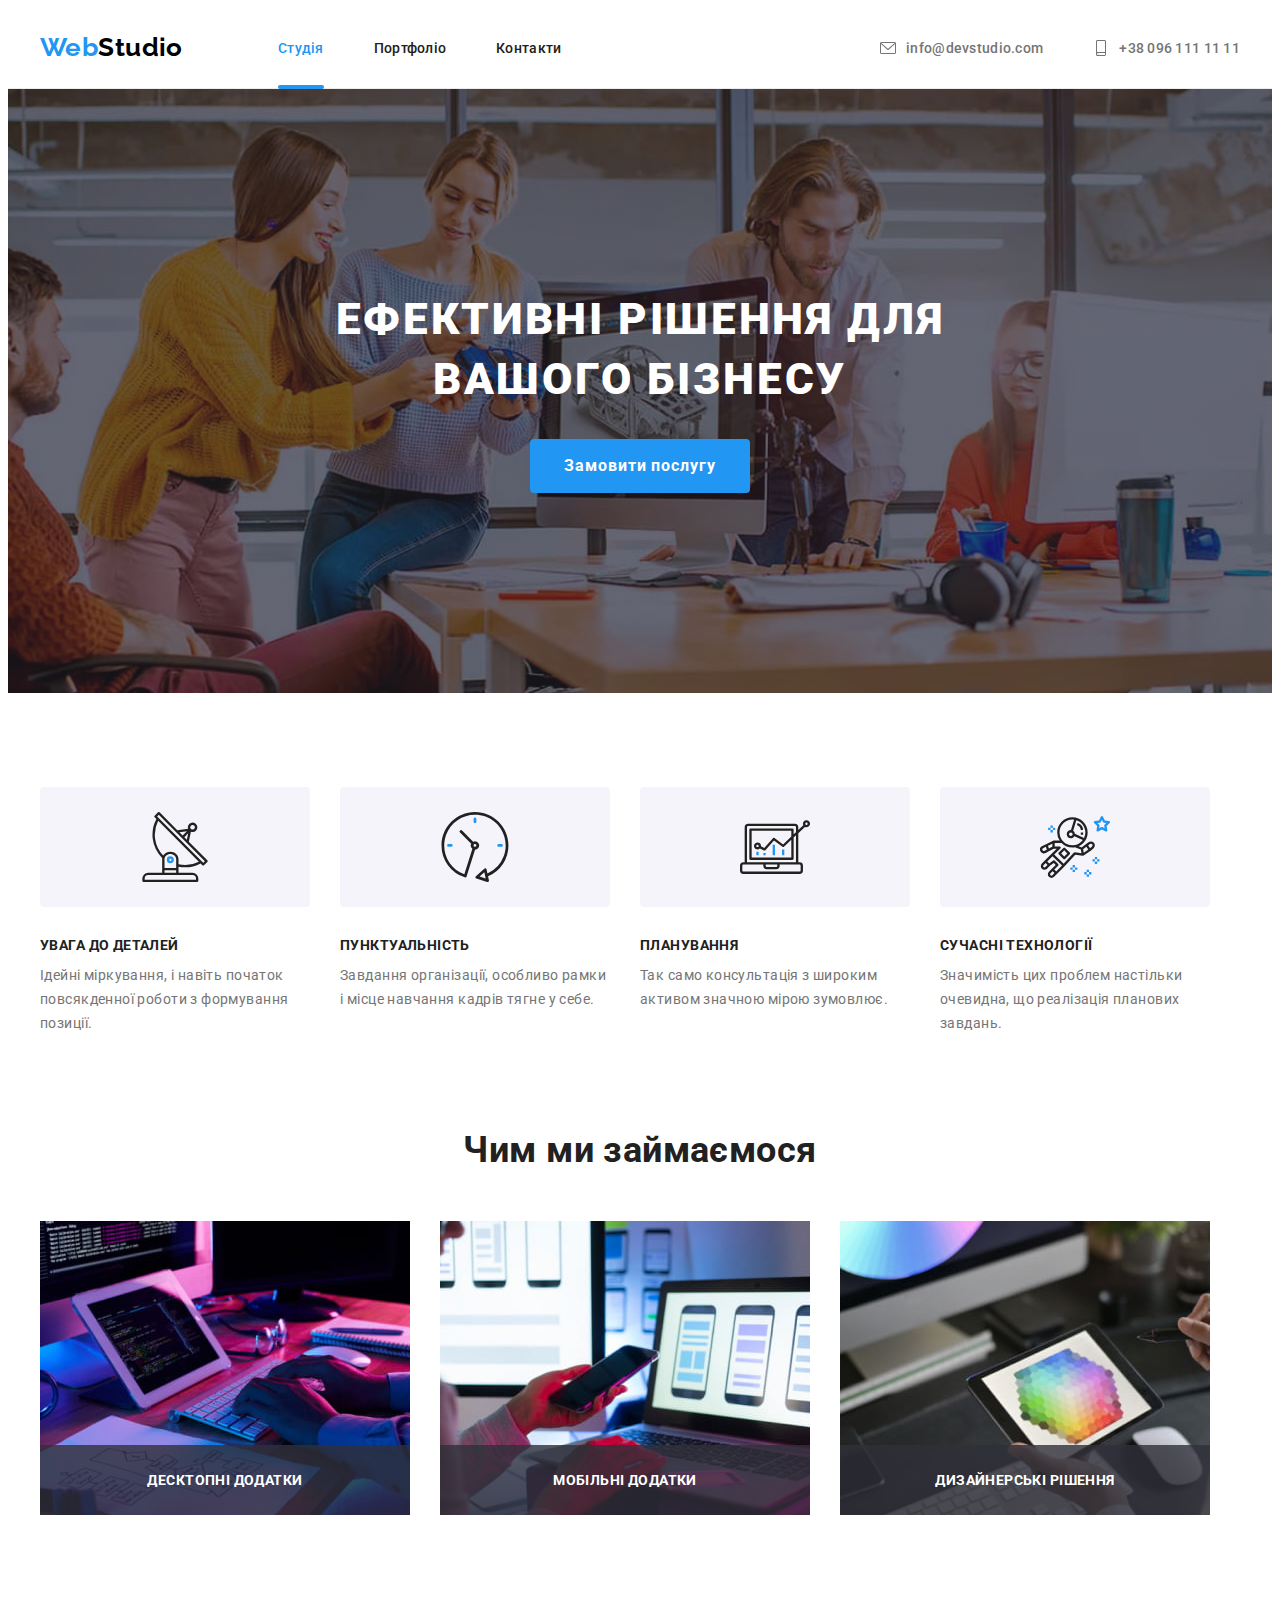
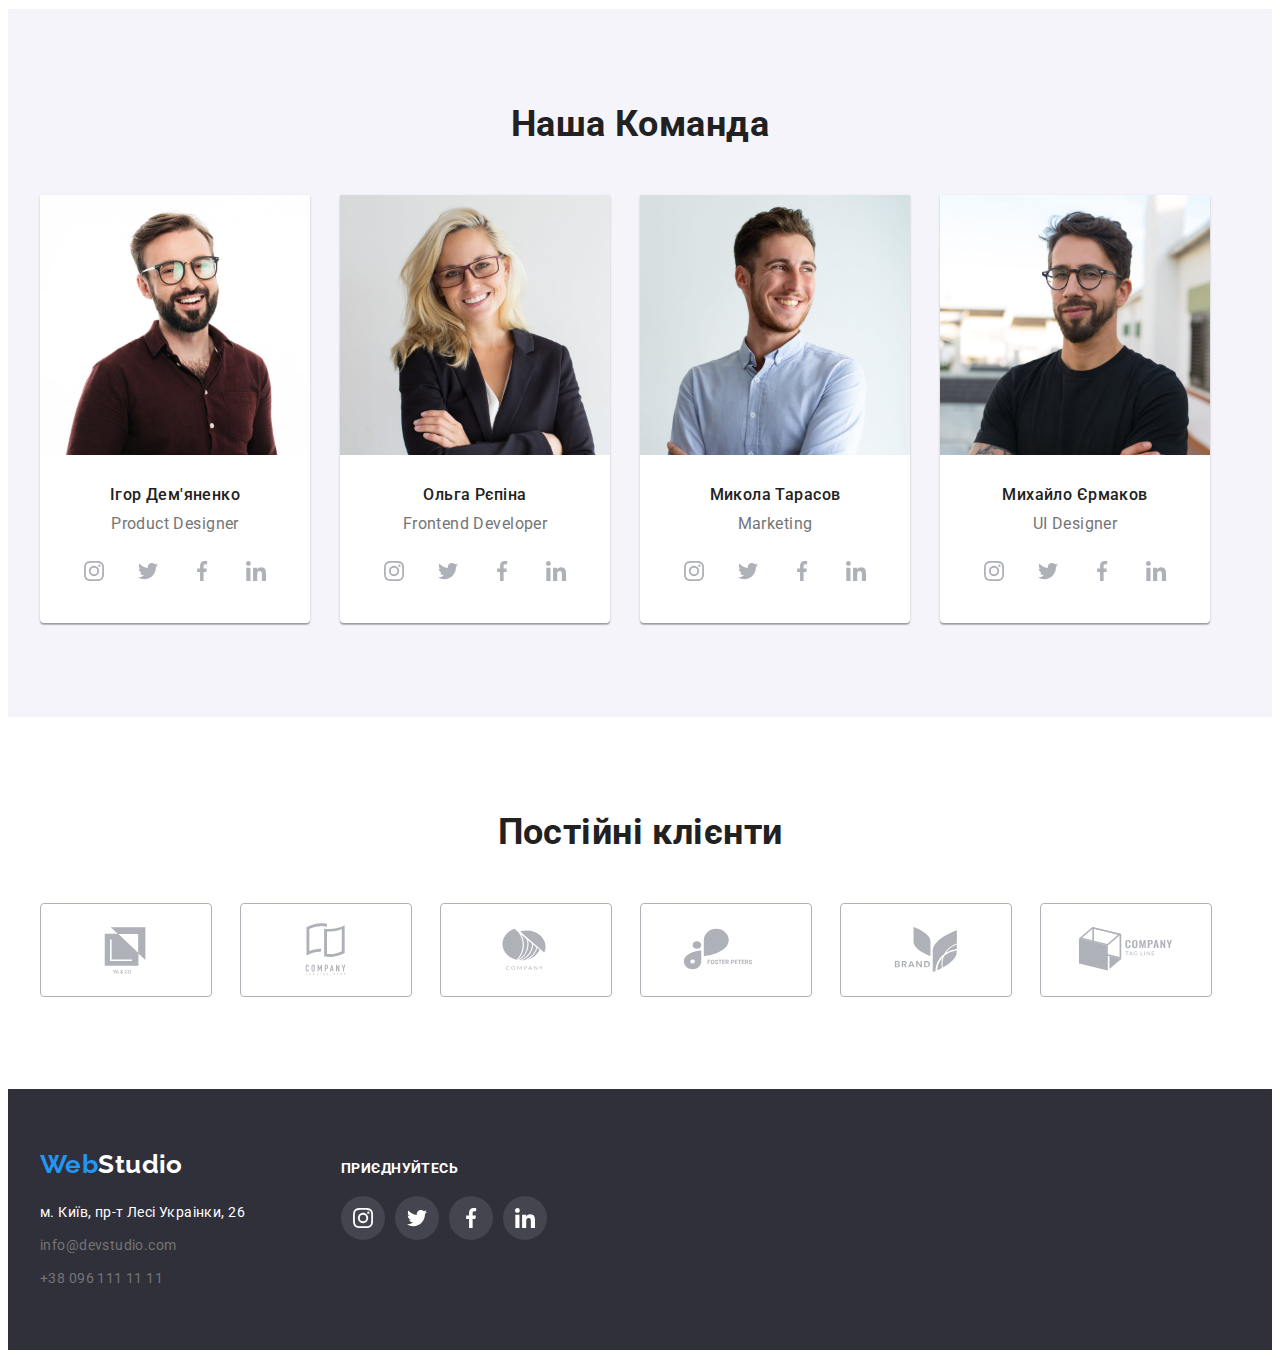
<file: index.html>
<!DOCTYPE html>
<html lang="uk">
  <head>
    <meta charset="UTF-8" />
    <meta http-equiv="X-UA-Compatible" content="IE=edge" />
    <meta name="viewport" content="width=device-width, initial-scale=1.0" />
    <title>Домашня робота</title>
    <link rel="preconnect" href="https://fonts.googleapis.com" />
    <link rel="preconnect" href="https://fonts.gstatic.com" crossorigin />
    <link
      href="https://fonts.googleapis.com/css2?family=Raleway:wght@700&family=Roboto:wght@400;500;700;900&display=swap"
      rel="stylesheet"
    />
    <!-- Modern-Normolize -->
    <link
      rel="stylesheet"
      href="https://cdnjs.cloudflare.com/ajax/libs/modern-normalize/1.1.0/modern-normalize.min.css"
      integrity="sha512-wpPYUAdjBVSE4KJnH1VR1HeZfpl1ub8YT/NKx4PuQ5NmX2tKuGu6U/JRp5y+Y8XG2tV+wKQpNHVUX03MfMFn9Q=="
      crossorigin="anonymous"
      referrerpolicy="no-referrer"
    />
    <link rel="stylesheet" href="./css/style.css" />
  </head>
  <body>
    <!--head-list-->
    <header class="header">
      <div class="conteiner header-conteiner">
        <nav class="nav">
          <a class="logo-link-text" href="#"
            ><span class="logo-link">Web</span>Studio</a
          >
          <ul class="list list-nav">
            <li class="nav-list-item">
              <a class="link current" href="#">Студія</a>
            </li>
            <li class="nav-list-item">
              <a class="link" href="./portfolio.html"> Портфоліо</a>
            </li>
            <li class="nav-list-item">
              <a class="link" href="#"> Контакти</a>
            </li>
          </ul>
        </nav>
        <ul class="list list-contact">
          <li class="contact-list-item">
            <a class="contact-link" href="mailto:info@devstudio.com">
              <svg class="contact-icon" width="16" height="16">
                <use href="./images/icon.svg#envelope-hover"></use>
              </svg>
              info@devstudio.com</a
            >
          </li>
          <li class="contact-list-item">
            <a class="contact-link" href="tel:+380961111111">
              <svg class="contact-icon" width="16" height="16">
                <use href="./images/icon.svg#smartphone"></use>
              </svg>
              +38 096 111 11 11</a
            >
          </li>
        </ul>
      </div>
    </header>
    <main>
      <!--main-content-one-section-->
      <section class="section">
        <div class="conteiner main-conteiner">
          <h1 class="section-title">Ефективні рішення для вашого бізнесу</h1>
          <button class="section-btn" type="button" data-modal-open>
            Замовити послугу
          </button>
        </div>
        <!-- modal-window -->
        <div class="backdrop is-hidden" data-modal>
          <div class="modal">
            <button class="modal-btn" type="button" data-modal-close>
              <svg class="sprite-icon" width="20" height="20">
                <use href="./images/icon.svg#close-modal"></use>
              </svg>
            </button>
          </div>
        </div>
      </section>
      <!--organization-->
      <section class="section-org">
        <div class="conteiner org-conteiner">
          <h2 class="heading-none visually-hidden">Організування</h2>
          <ul class="list-org">
            <li class="org-list-item">
              <div class="box-icon">
                <svg class="sprite-icon" width="70" height="70">
                  <use href="./images/icon.svg#antenna"></use>
                </svg>
              </div>
              <h3 class="heading">Увага до деталей</h3>
              <p class="org-subtitle">
                Ідейні міркування, і навіть початок повсякденної роботи з
                формування позиції.
              </p>
            </li>
            <li class="org-list-item">
              <div class="box-icon">
                <svg class="sprite-icon" width="70" height="70">
                  <use href="./images/icon.svg#clock"></use>
                </svg>
              </div>
              <h3 class="heading">Пунктуальність</h3>
              <p class="org-subtitle">
                Завдання організації, особливо рамки і місце навчання кадрів
                тягне у себе.
              </p>
            </li>
            <li class="org-list-item">
              <div class="box-icon">
                <svg class="sprite-icon" width="70" height="70">
                  <use href="./images/icon.svg#diagram"></use>
                </svg>
              </div>
              <h3 class="heading">Планування</h3>
              <p class="org-subtitle">
                Так само консультація з широким активом значною мірою зумовлює.
              </p>
            </li>
            <li class="org-list-item icon-astronaut">
              <div class="box-icon">
                <svg class="sprite-icon" width="70" height="70">
                  <use href="./images/icon.svg#astronaut"></use>
                </svg>
              </div>
              <h3 class="heading">Сучасні технології</h3>
              <p class="org-subtitle">
                Значимість цих проблем настільки очевидна, що реалізація
                планових завдань.
              </p>
            </li>
          </ul>
        </div>
      </section>
      <!--photo-list-->
      <section class="photo-section">
        <div class="conteiner photo-conteiner">
          <h2 class="photo-title">Чим ми займаємося</h2>
          <ul class="photo-list">
            <li class="photo-list-item">
              <div class="photo-thumb">
                <img
                  class="img"
                  src="./images/img(1).jpg"
                  alt="друкує код"
                  width="370"
                  height="294"
                />
                <div class="photo-overlay">
                  <p class="photo-overlay-text">Десктопні додатки</p>
                </div>
              </div>
            </li>
            <li class="photo-list-item">
              <div class="photo-thumb">
                <img
                  class="img"
                  src="./images/img(2).jpg"
                  alt="працює з телефоном"
                  width="370"
                  height="294"
                />
                <div class="photo-overlay">
                  <p class="photo-overlay-text">Мобільні додатки</p>
                </div>
              </div>
            </li>
            <li class="photo-list-item">
              <div class="photo-thumb">
                <img
                  class="img"
                  src="./images/img(3).jpg"
                  alt="працює з планшетом"
                  width="370"
                  height="294"
                />
                <div class="photo-overlay">
                  <p class="photo-overlay-text">Дизайнерські рішення</p>
                </div>
              </div>
            </li>
          </ul>
        </div>
      </section>
      <!--team-card-->
      <section class="team-section">
        <div class="conteiner team-conteiner">
          <h2 class="team-title">Наша Команда</h2>
          <ul class="team-list">
            <li class="list-item">
              <img
                class="team-img"
                src="./images/img(4).jpg"
                alt="співробітник"
                width="270"
                height="260"
              />

              <div class="team-suptitle">
                <h3 class="team-name">Ігор Дем'яненко</h3>
                <p class="team-subtitle" lang="en">Product Designer</p>
                <ul class="list-icon">
                  <li class="item-icon">
                    <a
                      class="link-icon"
                      href="https://instagram.com"
                      target="_blank"
                      rel="noopener noreferrer"
                      aria-label="Instagram"
                    >
                      <svg class="socials-icon" width="20" height="20">
                        <use href="./images/icon.svg#instagram"></use>
                      </svg>
                    </a>
                  </li>
                  <li class="item-icon">
                    <a
                      class="link-icon"
                      href="https://twitter.com"
                      target="_blank"
                      rel="noopener noreferrer"
                      aria-label="twitter"
                      ><svg class="socials-icon" width="20" height="20">
                        <use href="./images/icon.svg#twitter"></use>
                      </svg>
                    </a>
                  </li>
                  <li class="item-icon">
                    <a
                      class="link-icon"
                      href="https://facebook.com"
                      target="_blank"
                      rel="noopener noreferrer"
                      aria-label="facebook"
                    >
                      <svg class="socials-icon" width="20" height="20">
                        <use href="./images/icon.svg#facebook"></use>
                      </svg>
                    </a>
                  </li>
                  <li class="item-icon">
                    <a
                      class="link-icon"
                      href="https://linkedin.com"
                      target="_blank"
                      rel="noopener noreferrer"
                      aria-label="linkedin"
                    >
                      <svg class="socials-icon" width="20" height="20">
                        <use href="./images/icon.svg#linkedin"></use>
                      </svg>
                    </a>
                  </li>
                </ul>
              </div>
            </li>
            <li class="list-item">
              <img
                class="team-img"
                src="./images/img(5).jpg"
                alt="співробітник"
                width="270"
                height="260"
              />
              <div class="team-suptitle">
                <h3 class="team-name">Ольга Рєпіна</h3>
                <p class="team-subtitle" lang="en">Frontend Developer</p>
                <ul class="list-icon">
                  <li class="item-icon">
                    <a
                      class="link-icon"
                      href="https://instagram.com"
                      target="_blank"
                      rel="noopener noreferrer"
                      aria-label="Instagram"
                    >
                      <svg class="socials-icon" width="20" height="20">
                        <use href="./images/icon.svg#instagram"></use>
                      </svg>
                    </a>
                  </li>
                  <li class="item-icon">
                    <a
                      class="link-icon"
                      href="https://twitter.com"
                      target="_blank"
                      rel="noopener noreferrer"
                      aria-label="twitter"
                      ><svg class="socials-icon" width="20" height="20">
                        <use href="./images/icon.svg#twitter"></use>
                      </svg>
                    </a>
                  </li>
                  <li class="item-icon">
                    <a
                      class="link-icon"
                      href="https://facebook.com"
                      target="_blank"
                      rel="noopener noreferrer"
                      aria-label="facebook"
                    >
                      <svg class="socials-icon" width="20" height="20">
                        <use href="./images/icon.svg#facebook"></use>
                      </svg>
                    </a>
                  </li>
                  <li class="item-icon">
                    <a
                      class="link-icon"
                      href="https://linkedin.com"
                      target="_blank"
                      rel="noopener noreferrer"
                      aria-label="linkedin"
                    >
                      <svg class="socials-icon" width="20" height="20">
                        <use href="./images/icon.svg#linkedin"></use>
                      </svg>
                    </a>
                  </li>
                </ul>
              </div>
            </li>
            <li class="list-item">
              <img
                class="team-img"
                src="./images/img(6).jpg"
                alt="співробітник"
                width="270"
                height="260"
              />
              <div class="team-suptitle">
                <h3 class="team-name">Микола Тарасов</h3>
                <p class="team-subtitle" lang="en">Marketing</p>
                <ul class="list-icon">
                  <li class="item-icon">
                    <a
                      class="link-icon"
                      href="https://instagram.com"
                      target="_blank"
                      rel="noopener noreferrer"
                      aria-label="Instagram"
                    >
                      <svg class="socials-icon" width="20" height="20">
                        <use href="./images/icon.svg#instagram"></use>
                      </svg>
                    </a>
                  </li>
                  <li class="item-icon">
                    <a
                      class="link-icon"
                      href="https://twitter.com"
                      target="_blank"
                      rel="noopener noreferrer"
                      aria-label="twitter"
                      ><svg class="socials-icon" width="20" height="20">
                        <use href="./images/icon.svg#twitter"></use>
                      </svg>
                    </a>
                  </li>
                  <li class="item-icon">
                    <a
                      class="link-icon"
                      href="https://facebook.com"
                      target="_blank"
                      rel="noopener noreferrer"
                      aria-label="facebook"
                    >
                      <svg class="socials-icon" width="20" height="20">
                        <use href="./images/icon.svg#facebook"></use>
                      </svg>
                    </a>
                  </li>
                  <li class="item-icon">
                    <a
                      class="link-icon"
                      href="https://linkedin.com"
                      target="_blank"
                      rel="noopener noreferrer"
                      aria-label="linkedin"
                    >
                      <svg class="socials-icon" width="20" height="20">
                        <use href="./images/icon.svg#linkedin"></use>
                      </svg>
                    </a>
                  </li>
                </ul>
              </div>
            </li>
            <li class="list-item">
              <img
                class="team-img"
                src="./images/img(7).jpg"
                alt="співробітник"
                width="270"
                height="260"
              />
              <div class="team-suptitle">
                <h3 class="team-name">Михайло Єрмаков</h3>
                <p class="team-subtitle" lang="en">UI Designer</p>
                <ul class="list-icon">
                  <li class="item-icon">
                    <a
                      class="link-icon"
                      href="https://instagram.com"
                      target="_blank"
                      rel="noopener noreferrer"
                      aria-label="Instagram"
                    >
                      <svg class="socials-icon" width="20" height="20">
                        <use href="./images/icon.svg#instagram"></use>
                      </svg>
                    </a>
                  </li>
                  <li class="item-icon">
                    <a
                      class="link-icon"
                      href="https://twitter.com"
                      target="_blank"
                      rel="noopener noreferrer"
                      aria-label="twitter"
                      ><svg class="socials-icon" width="20" height="20">
                        <use href="./images/icon.svg#twitter"></use>
                      </svg>
                    </a>
                  </li>
                  <li class="item-icon">
                    <a
                      class="link-icon"
                      href="https://facebook.com"
                      target="_blank"
                      rel="noopener noreferrer"
                      aria-label="facebook"
                    >
                      <svg class="socials-icon" width="20" height="20">
                        <use href="./images/icon.svg#facebook"></use>
                      </svg>
                    </a>
                  </li>
                  <li class="item-icon">
                    <a
                      class="link-icon"
                      href="https://linkedin.com"
                      target="_blank"
                      rel="noopener noreferrer"
                      aria-label="linkedin"
                    >
                      <svg class="socials-icon" width="20" height="20">
                        <use href="./images/icon.svg#linkedin"></use>
                      </svg>
                    </a>
                  </li>
                </ul>
              </div>
            </li>
          </ul>
        </div>
      </section>
      <!-- Постійні клієнти -->
      <section class="client">
        <div class="conteiner client-conteiner">
          <h2 class="client-title">Постійні клієнти</h2>
          <ul class="client-list">
            <li class="client-item">
              <a class="client-link" href="">
                <svg class="client-icon" width="106" height="60">
                  <use href="./images/icon.svg#logo"></use>
                </svg>
              </a>
            </li>
            <li class="client-item">
              <a class="client-link" href="">
                <svg class="client-icon" width="106" height="60">
                  <use href="./images/icon.svg#logo1"></use>
                </svg>
              </a>
            </li>
            <li class="client-item">
              <a class="client-link" href="">
                <svg class="client-icon" width="106" height="60">
                  <use href="./images/icon.svg#logo2"></use>
                </svg>
              </a>
            </li>
            <li class="client-item">
              <a class="client-link" href="">
                <svg class="client-icon" width="106" height="60">
                  <use href="./images/icon.svg#logo3"></use>
                </svg>
              </a>
            </li>
            <li class="client-item">
              <a class="client-link" href="">
                <svg class="client-icon" width="106" height="60">
                  <use href="./images/icon.svg#logo4"></use>
                </svg>
              </a>
            </li>
            <li class="client-item">
              <a class="client-link" href="">
                <svg class="client-icon" width="106" height="60">
                  <use href="./images/icon.svg#logo5"></use>
                </svg>
              </a>
            </li>
          </ul>
        </div>
      </section>
    </main>
    <!--footer-->
    <footer class="footer">
      <div class="conteiner footer-conteiner">
        <div>
          <a class="logo-text" href="#"
            ><span class="footer-logo-link">Web</span>Studio</a
          >
          <address class="address">
            <ul class="list footer-list">
              <li class="footer-list-item">
                <a
                  class="address-link"
                  href="https://goo.gl/maps/CPtrU1FHBa2aNyZL9"
                  target="_blank"
                  rel="noopener noreferrer nofollow"
                  >м. Київ, пр-т Лесі Украінки, 26</a
                >
              </li>
              <li class="footer-list-item">
                <a class="footer-link" href="mailto:info@devstudio.com"
                  >info@devstudio.com</a
                >
              </li>
              <li class="footer-list-item">
                <a class="footer-link" href="tel:+380961111111"
                  >+38 096 111 11 11</a
                >
              </li>
            </ul>
          </address>
        </div>
        <div class="socials-conteiner">
          <p class="footer-title">Приєднуйтесь</p>
          <ul class="footer-list-icon">
            <li class="footer-item-icon">
              <a
                class="footer-link-icon"
                href="https://instagram.com"
                target="_blank"
                rel="noopener noreferrer"
                aria-label="Instagram"
              >
                <svg class="footer-socials-icon" width="20" height="20">
                  <use href="./images/icon.svg#instagram"></use>
                </svg>
              </a>
            </li>
            <li class="footer-item-icon">
              <a
                class="footer-link-icon"
                href="https://twitter.com"
                target="_blank"
                rel="noopener noreferrer"
                aria-label="twitter"
                ><svg class="footer-socials-icon" width="20" height="20">
                  <use href="./images/icon.svg#twitter"></use>
                </svg>
              </a>
            </li>
            <li class="footer-item-icon">
              <a
                class="footer-link-icon"
                href="https://facebook.com"
                target="_blank"
                rel="noopener noreferrer"
                aria-label="facebook"
              >
                <svg class="footer-socials-icon" width="20" height="20">
                  <use href="./images/icon.svg#facebook"></use>
                </svg>
              </a>
            </li>
            <li class="footer-item-icon">
              <a
                class="footer-link-icon"
                href="https://linkedin.com"
                target="_blank"
                rel="noopener noreferrer"
                aria-label="linkedin"
              >
                <svg class="footer-socials-icon" width="20" height="20">
                  <use href="./images/icon.svg#linkedin"></use>
                </svg>
              </a>
            </li>
          </ul>
        </div>
      </div>
    </footer>
    <script src="./js/modal.js"></script>
  </body>
</html>
</file>
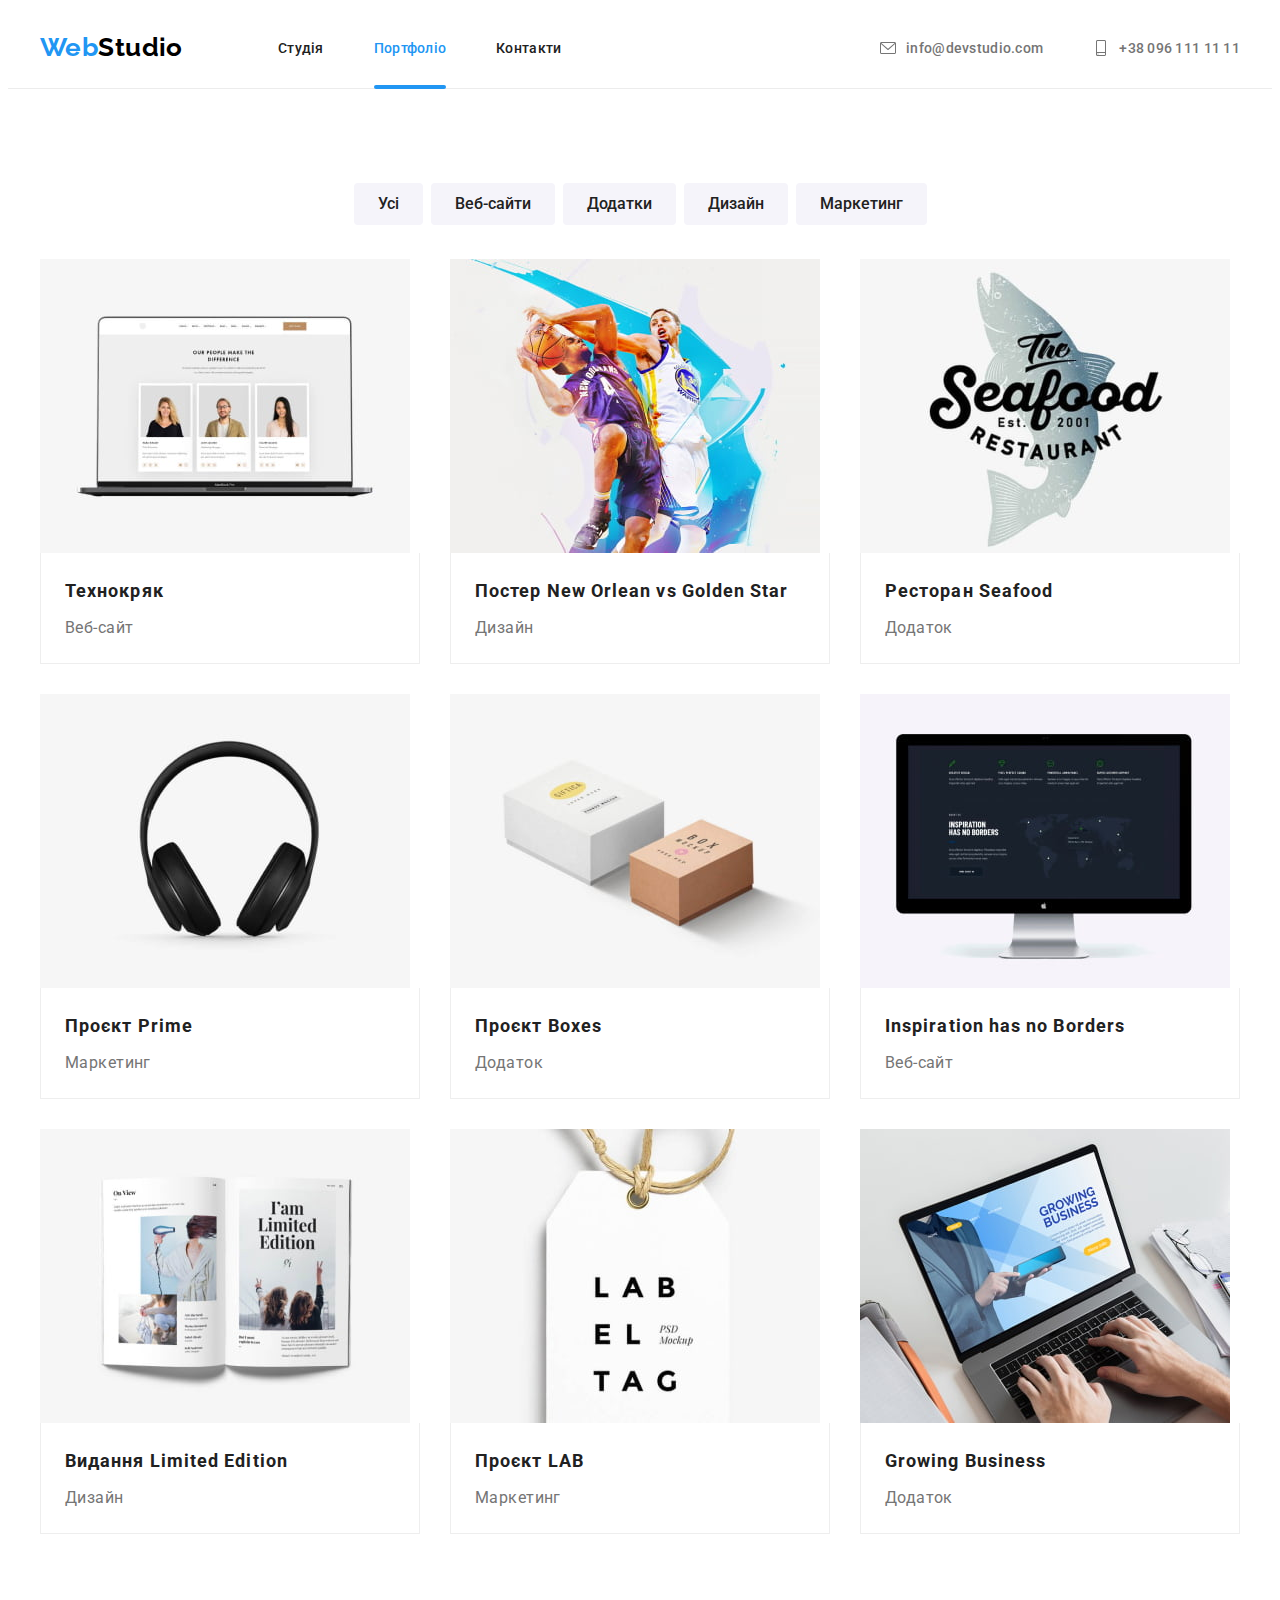
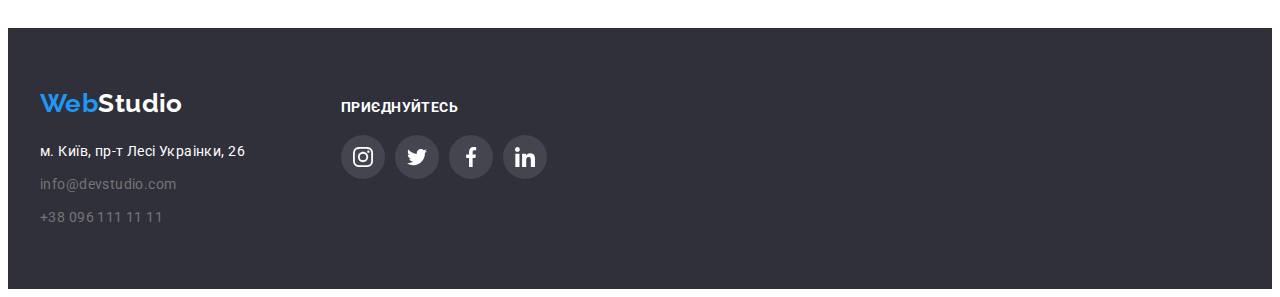
<file: portfolio.html>
<!DOCTYPE html>
<html lang="uk">
  <head>
    <meta charset="UTF-8" />
    <meta http-equiv="X-UA-Compatible" content="IE=edge" />
    <meta name="viewport" content="width=device-width, initial-scale=1.0" />
    <title>HomeWork2</title>
    <link
      href="https://fonts.googleapis.com/css2?family=Raleway:wght@700&family=Roboto:wght@400;500;700;900&display=swap"
      rel="stylesheet"
    />
    <link
      rel="stylesheet"
      href="https://cdnjs.cloudflare.com/ajax/libs/modern-normalize/1.1.0/modern-normalize.min.css"
      integrity="sha512-wpPYUAdjBVSE4KJnH1VR1HeZfpl1ub8YT/NKx4PuQ5NmX2tKuGu6U/JRp5y+Y8XG2tV+wKQpNHVUX03MfMFn9Q=="
      crossorigin="anonymous"
      referrerpolicy="no-referrer"
    />
    <link rel="stylesheet" href="./css/style.css" />
    <link rel="preconnect" href="https://fonts.googleapis.com" />
    <link rel="preconnect" href="https://fonts.gstatic.com" crossorigin />
  </head>
  <body>
    <!--head-list-->
    <header class="header">
      <div class="conteiner header-conteiner">
        <nav class="nav">
          <a class="logo-link-text" href="#"
            ><span class="logo-link">Web</span>Studio</a
          >
          <ul class="list list-nav">
            <li class="nav-list-item">
              <a class="link" href="./index.html">Студія</a>
            </li>
            <li class="nav-list-item">
              <a class="link carrent" href="./portfolio.html"> Портфоліо</a>
            </li>
            <li class="nav-list-item">
              <a class="link" href="#"> Контакти</a>
            </li>
          </ul>
        </nav>
        <ul class="list list-contact">
          <li class="contact-list-item">
            <a class="contact-link" href="mailto:info@devstudio.com">
              <svg class="contact-icon" width="16" height="16">
                <use href="./images/icon.svg#envelope-hover"></use>
              </svg>
              info@devstudio.com</a
            >
          </li>
          <li class="contact-list-item">
            <a class="contact-link" href="tel:+380961111111">
              <svg class="contact-icon" width="16" height="16">
                <use href="./images/icon.svg#smartphone"></use>
              </svg>
              +38 096 111 11 11</a
            >
          </li>
        </ul>
      </div>
    </header>
    <!--Portfolio-->
    <main>
      <section class="section-port">
        <div class="conteiner">
          <h1 class="section-title visually-hidden">Filter</h1>
          <ul class="list list-port">
            <li class="port-item">
              <button class="btn" type="button">Усі</button>
            </li>
            <li class="port-item">
              <button class="btn" type="button">Веб-сайти</button>
            </li>
            <li class="port-item">
              <button class="btn" type="button">Додатки</button>
            </li>
            <li class="port-item">
              <button class="btn" type="button">Дизайн</button>
            </li>
            <li class="port-item">
              <button class="btn" type="button">Маркетинг</button>
            </li>
          </ul>
          <!--Project-->
          <ul class="list-proj">
            <li class="proj-item">
              <a class="proj-link" href="">
                <div class="proj-thumb">
                  <img
                    class="link-img"
                    src="./images/portfolio/img.jpg"
                    alt="ноутбук в розгорнутому стані"
                    width="370"
                    height="294"
                  />
                  <div class="overlay">
                    <p class="overlay-text">
                      Ресурс пропонує комплексні пропозиції з різним рівнем
                      функціоналу та сервісів. Все це дозволить відвідувачу
                      отримати вичерпні відомості про компанію чи приватну
                      особу.
                    </p>
                  </div>
                </div>
                <div class="sup-caption">
                  <h2 class="caption">Технокряк</h2>
                  <p class="sub-caption">Веб-сайт</p>
                </div>
              </a>
            </li>
            <li class="proj-item">
              <a class="proj-link" href="">
                <div class="proj-thumb">
                  <img
                    class="link-img"
                    src="./images/portfolio/img(1).jpg"
                    alt="два баскетболіста грають"
                    width="370"
                    height="294"
                  />
                  <div class="overlay">
                    <p class="overlay-text">
                      Ресурс пропонує комплексні пропозиції з різним рівнем
                      функціоналу та сервісів. Все це дозволить відвідувачу
                      отримати вичерпні відомості про компанію чи приватну
                      особу.
                    </p>
                  </div>
                </div>
                <div class="sup-caption">
                  <h2 class="caption">Постер New Orlean vs Golden Star</h2>
                  <p class="sub-caption">Дизайн</p>
                </div>
              </a>
            </li>
            <li class="proj-item">
              <a class="proj-link" href="">
                <div class="proj-thumb">
                  <img
                    class="link-img"
                    src="./images/portfolio/img(2).jpg"
                    alt="логотип ресторану"
                    width="370"
                    height="294"
                  />
                  <div class="overlay">
                    <p class="overlay-text">
                      Ресурс пропонує комплексні пропозиції з різним рівнем
                      функціоналу та сервісів. Все це дозволить відвідувачу
                      отримати вичерпні відомості про компанію чи приватну
                      особу.
                    </p>
                  </div>
                </div>
                <div class="sup-caption">
                  <h2 class="caption">Ресторан Seafood</h2>
                  <p class="sub-caption">Додаток</p>
                </div>
              </a>
            </li>
            <li class="proj-item">
              <a class="proj-link" href="">
                <div class="proj-thumb">
                  <img
                    class="link-img"
                    src="./images/portfolio/img(3).jpg"
                    alt="бездротові навушники"
                    width="370"
                    height="294"
                  />
                  <div class="overlay">
                    <p class="overlay-text">
                      Ресурс пропонує комплексні пропозиції з різним рівнем
                      функціоналу та сервісів. Все це дозволить відвідувачу
                      отримати вичерпні відомості про компанію чи приватну
                      особу.
                    </p>
                  </div>
                </div>
                <div class="sup-caption">
                  <h2 class="caption">Проєкт Prime</h2>
                  <p class="sub-caption">Маркетинг</p>
                </div>
              </a>
            </li>
            <li class="proj-item">
              <a class="proj-link" href="">
                <div class="proj-thumb">
                  <img
                    class="link-img"
                    src="./images/portfolio/img(4).jpg"
                    alt="дві коробки"
                    width="370"
                    height="294"
                  />
                  <div class="overlay">
                    <p class="overlay-text">
                      Ресурс пропонує комплексні пропозиції з різним рівнем
                      функціоналу та сервісів. Все це дозволить відвідувачу
                      отримати вичерпні відомості про компанію чи приватну
                      особу.
                    </p>
                  </div>
                </div>
                <div class="sup-caption">
                  <h2 class="caption">Проєкт Boxes</h2>
                  <p class="sub-caption">Додаток</p>
                </div>
              </a>
            </li>
            <li class="proj-item">
              <a class="proj-link" href="">
                <div class="proj-thumb">
                  <img
                    class="link-img"
                    src="./images/portfolio/img(5).jpg"
                    alt="екран компьютера"
                    width="370"
                    height="294"
                  />
                  <div class="overlay">
                    <p class="overlay-text">
                      Ресурс пропонує комплексні пропозиції з різним рівнем
                      функціоналу та сервісів. Все це дозволить відвідувачу
                      отримати вичерпні відомості про компанію чи приватну
                      особу.
                    </p>
                  </div>
                </div>
                <div class="sup-caption">
                  <h2 class="caption">Inspiration has no Borders</h2>
                  <p class="sub-caption">Веб-сайт</p>
                </div>
              </a>
            </li>
            <li class="proj-item">
              <a class="proj-link" href="">
                <div class="proj-thumb">
                  <img
                    class="link-img"
                    src="./images/portfolio/img(9).jpg"
                    alt="розгорнутий підручник"
                    width="370"
                    height="294"
                  />
                  <div class="overlay">
                    <p class="overlay-text">
                      Ресурс пропонує комплексні пропозиції з різним рівнем
                      функціоналу та сервісів. Все це дозволить відвідувачу
                      отримати вичерпні відомості про компанію чи приватну
                      особу.
                    </p>
                  </div>
                </div>
                <div class="sup-caption">
                  <h2 class="caption">Видання Limited Edition</h2>
                  <p class="sub-caption">Дизайн</p>
                </div>
              </a>
            </li>
            <li class="proj-item">
              <a class="proj-link" href="">
                <div class="proj-thumb">
                  <img
                    class="link-img"
                    src="./images/portfolio/img(6).jpg"
                    alt="лейбл тег"
                    width="370"
                    height="294"
                  />
                  <div class="overlay">
                    <p class="overlay-text">
                      Ресурс пропонує комплексні пропозиції з різним рівнем
                      функціоналу та сервісів. Все це дозволить відвідувачу
                      отримати вичерпні відомості про компанію чи приватну
                      особу.
                    </p>
                  </div>
                </div>
                <div class="sup-caption">
                  <h2 class="caption">Проєкт LAB</h2>
                  <p class="sub-caption">Маркетинг</p>
                </div>
              </a>
            </li>
            <li class="proj-item">
              <a class="proj-link" href="">
                <div class="proj-thumb">
                  <img
                    class="link-img"
                    src="./images/portfolio/img(7).jpg"
                    alt="руки на клавиатуре в работе"
                    width="370"
                    height="294"
                  />
                  <div class="overlay">
                    <p class="overlay-text">
                      Ресурс пропонує комплексні пропозиції з різним рівнем
                      функціоналу та сервісів. Все це дозволить відвідувачу
                      отримати вичерпні відомості про компанію чи приватну
                      особу.
                    </p>
                  </div>
                </div>
                <div class="sup-caption">
                  <h2 class="caption">Growing Business</h2>
                  <p class="sub-caption">Додаток</p>
                </div>
              </a>
            </li>
          </ul>
        </div>
      </section>
    </main>
    <!--footer-->
    <footer class="footer">
      <div class="conteiner footer-conteiner">
        <div>
          <a class="logo-text" href="#"
            ><span class="footer-logo-link">Web</span>Studio</a
          >
          <address class="address">
            <ul class="list footer-list">
              <li class="footer-list-item">
                <a
                  class="address-link"
                  href="https://goo.gl/maps/CPtrU1FHBa2aNyZL9"
                  target="_blank"
                  rel="noopener noreferrer nofollow"
                  >м. Київ, пр-т Лесі Украінки, 26</a
                >
              </li>
              <li class="footer-list-item">
                <a class="footer-link" href="mailto:info@devstudio.com"
                  >info@devstudio.com</a
                >
              </li>
              <li class="footer-list-item">
                <a class="footer-link" href="tel:+380961111111"
                  >+38 096 111 11 11</a
                >
              </li>
            </ul>
          </address>
        </div>
        <div class="socials-conteiner">
          <h3 class="footer-title">Приєднуйтесь</h3>
          <ul class="footer-list-icon">
            <li class="footer-item-icon">
              <a
                class="footer-link-icon"
                href="https://instagram.com"
                target="_blank"
                rel="noopener noreferrer"
                aria-label="Instagram"
              >
                <svg class="footer-socials-icon" width="20" height="20">
                  <use href="./images/icon.svg#instagram"></use>
                </svg>
              </a>
            </li>
            <li class="footer-item-icon">
              <a
                class="footer-link-icon"
                href="https://twitter.com"
                target="_blank"
                rel="noopener noreferrer"
                aria-label="twitter"
                ><svg class="footer-socials-icon" width="20" height="20">
                  <use href="./images/icon.svg#twitter"></use>
                </svg>
              </a>
            </li>
            <li class="footer-item-icon">
              <a
                class="footer-link-icon"
                href="https://facebook.com"
                target="_blank"
                rel="noopener noreferrer"
                aria-label="facebook"
              >
                <svg class="footer-socials-icon" width="20" height="20">
                  <use href="./images/icon.svg#facebook"></use>
                </svg>
              </a>
            </li>
            <li class="footer-item-icon">
              <a
                class="footer-link-icon"
                href="https://linkedin.com"
                target="_blank"
                rel="noopener noreferrer"
                aria-label="linkedin"
              >
                <svg class="footer-socials-icon" width="20" height="20">
                  <use href="./images/icon.svg#linkedin"></use>
                </svg>
              </a>
            </li>
          </ul>
        </div>
      </div>
    </footer>
  </body>
</html>
</file>
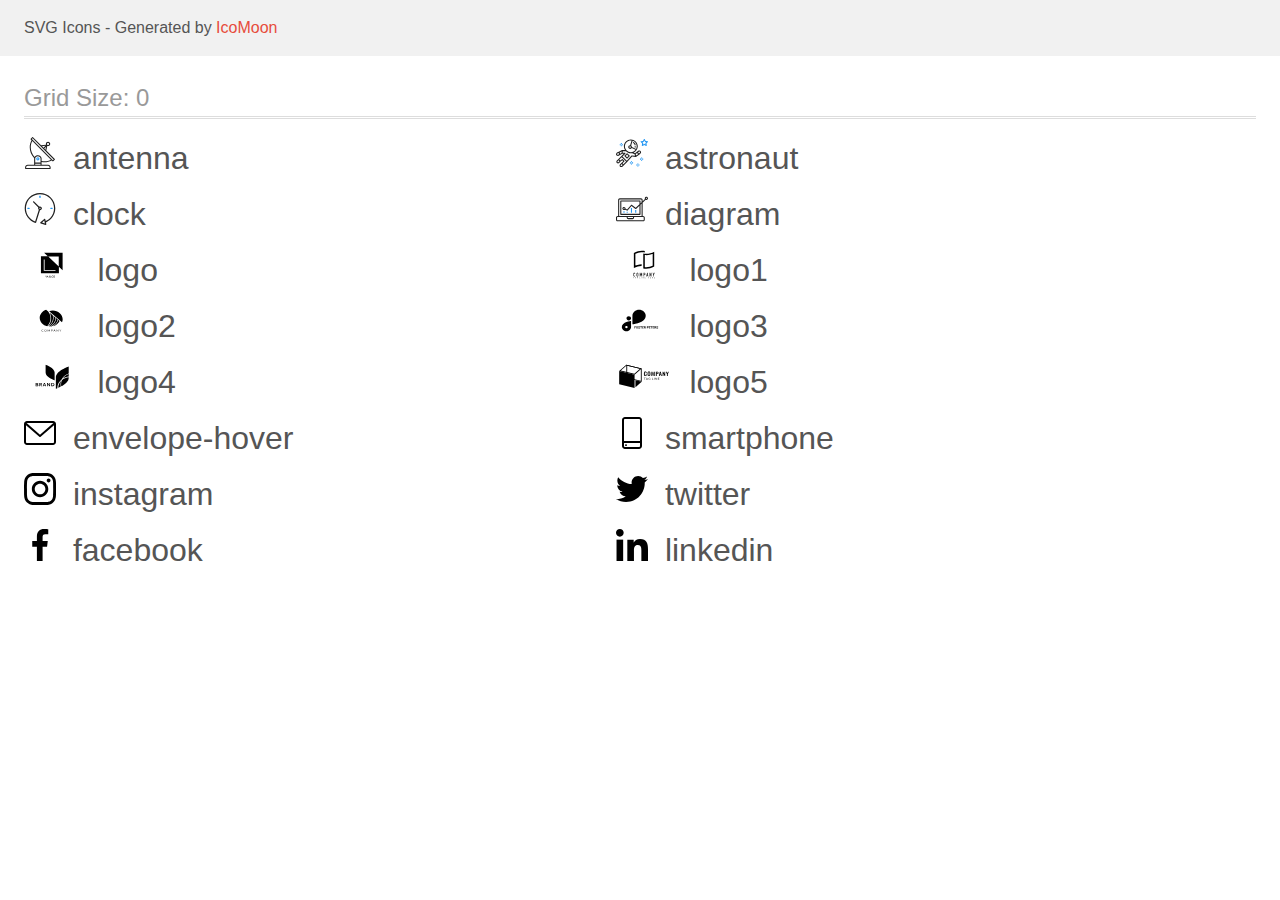
<file: images/icons/demo.html>
<!doctype html>
<html>
<head>
    <title>IcoMoon - SVG Icons</title>
    <meta charset="utf-8">
    <meta name="viewport" content="width=device-width, initial-scale=1">
    <link rel="stylesheet" href="demo-files/demo.css">
    <link rel="stylesheet" href="style.css">
</head>
<body>
<svg aria-hidden="true" style="position: absolute; width: 0; height: 0; overflow: hidden;" version="1.1" xmlns="http://www.w3.org/2000/svg" xmlns:xlink="http://www.w3.org/1999/xlink">
<defs>
<symbol id="antenna" viewBox="0 0 32 32">
<path fill="#212121" style="fill: var(--color1, #212121)" d="M30.773 22.098l-8.443-8.505 0.937-4.615c0.242 0.094 0.499 0.144 0.758 0.146h0.006c1.192 0.014 2.17-0.941 2.184-2.133s-0.941-2.17-2.133-2.184c-1.192-0.014-2.17 0.941-2.184 2.133-0.003 0.255 0.039 0.509 0.125 0.749l-4.96 0.605-8.091-8.133c-0.099-0.101-0.235-0.159-0.377-0.16-0.14 0.001-0.274 0.056-0.373 0.155l-1.513 1.504c-0.208 0.208-0.208 0.546 0 0.754l0.814 0.826c-3.153 5.798-2.129 12.978 2.519 17.663 0.043 0.041 0.092 0.074 0.146 0.098-0.034 0.18-0.051 0.364-0.052 0.547v6.187h-6.4c-1.472 0.002-2.665 1.195-2.667 2.667v1.067c0 0.295 0.239 0.533 0.533 0.533h24.533c0.295 0 0.533-0.239 0.533-0.533v-1.067c-0.002-1.472-1.195-2.665-2.667-2.667h-6.4v-2.742c1.003 0.21 2.024 0.317 3.049 0.32 2.458-0.003 4.877-0.615 7.040-1.783l0.818 0.823c0.099 0.101 0.235 0.159 0.377 0.16 0.14-0.001 0.274-0.056 0.373-0.155l1.513-1.504c0.208-0.208 0.208-0.546 0-0.754zM23.28 6.233c0.418-0.415 1.093-0.414 1.508 0.004s0.414 1.093-0.004 1.508c-0.2 0.199-0.47 0.31-0.752 0.31h-0.003c-0.589-0.003-1.064-0.483-1.061-1.072 0.002-0.282 0.115-0.552 0.314-0.751h-0.002zM22.024 9.738l-0.598 2.946-1.175-1.182 1.774-1.763zM21.419 8.836l-1.92 1.909-1.485-1.493 3.405-0.415zM24.004 28.8c0.884 0 1.6 0.716 1.6 1.6v0.533h-23.467v-0.533c0-0.884 0.716-1.6 1.6-1.6h20.267zM16.537 26.667v1.067h-5.333v-1.067h5.333zM11.204 25.6v-4.053c0-1.294 1.196-2.347 2.667-2.347s2.667 1.053 2.667 2.347v4.053h-5.333zM17.604 23.904v-2.357c0-1.882-1.675-3.413-3.733-3.413-1.331-0.020-2.576 0.657-3.281 1.786-4.058-4.274-4.971-10.645-2.279-15.887l18.602 18.708c-2.872 1.461-6.165 1.873-9.309 1.163zM28.893 23.22l-21.057-21.181 0.755-0.752 7.935 7.98c0.004 0 0.006 0.007 0.010 0.010l13.115 13.191-0.757 0.752z"></path>
<path fill="#2196f3" style="fill: var(--color2, #2196f3)" d="M13.876 20.267h-0.005c-0.884-0.001-1.601 0.714-1.602 1.598s0.714 1.601 1.598 1.602h0.005c0.884 0.001 1.601-0.714 1.602-1.598s-0.714-1.601-1.598-1.602zM14.249 22.245c-0.1 0.1-0.236 0.156-0.378 0.155-0.295-0.002-0.532-0.242-0.531-0.536 0.001-0.141 0.057-0.276 0.157-0.375s0.233-0.154 0.373-0.155c0.295 0.002 0.532 0.241 0.53 0.536-0.001 0.141-0.057 0.276-0.157 0.375h0.005z"></path>
</symbol>
<symbol id="astronaut" viewBox="0 0 32 32">
<path fill="#2196f3" style="fill: var(--color2, #2196f3)" d="M31.974 4.524c-0.063-0.193-0.229-0.333-0.43-0.363l-1.91-0.278-0.855-1.731c-0.179-0.365-0.777-0.365-0.956 0l-0.855 1.731-1.91 0.278c-0.201 0.029-0.367 0.17-0.431 0.363-0.062 0.193-0.011 0.405 0.135 0.547l1.383 1.348-0.326 1.903c-0.034 0.2 0.048 0.402 0.212 0.522 0.166 0.121 0.382 0.135 0.562 0.040l1.709-0.899 1.709 0.899c0.078 0.041 0.164 0.061 0.249 0.061 0.11 0 0.221-0.034 0.314-0.102 0.164-0.119 0.246-0.322 0.212-0.522l-0.326-1.903 1.383-1.348c0.145-0.142 0.197-0.354 0.135-0.547zM29.511 5.851c-0.125 0.122-0.183 0.299-0.153 0.472l0.191 1.114-1-0.526c-0.078-0.041-0.163-0.061-0.249-0.061s-0.17 0.020-0.249 0.061l-1.001 0.526 0.191-1.114c0.030-0.173-0.028-0.349-0.153-0.472l-0.81-0.789 1.119-0.163c0.174-0.025 0.324-0.134 0.402-0.292l0.5-1.013 0.5 1.013c0.078 0.157 0.228 0.267 0.402 0.292l1.119 0.163-0.809 0.789z"></path>
<path fill="#2196f3" style="fill: var(--color2, #2196f3)" d="M26.134 20.522h-1.067v1.067h1.067v-1.067z"></path>
<path fill="#2196f3" style="fill: var(--color2, #2196f3)" d="M26.134 22.656h-1.067v1.067h1.067v-1.067z"></path>
<path fill="#2196f3" style="fill: var(--color2, #2196f3)" d="M27.2 21.589h-1.067v1.067h1.067v-1.067z"></path>
<path fill="#2196f3" style="fill: var(--color2, #2196f3)" d="M25.067 21.589h-1.067v1.067h1.067v-1.067z"></path>
<path fill="#2196f3" style="fill: var(--color2, #2196f3)" d="M22.4 26.389h-1.067v1.067h1.067v-1.067z"></path>
<path fill="#2196f3" style="fill: var(--color2, #2196f3)" d="M22.4 28.522h-1.067v1.067h1.067v-1.067z"></path>
<path fill="#2196f3" style="fill: var(--color2, #2196f3)" d="M23.467 27.456h-1.067v1.067h1.067v-1.067z"></path>
<path fill="#2196f3" style="fill: var(--color2, #2196f3)" d="M21.333 27.456h-1.067v1.067h1.067v-1.067z"></path>
<path fill="#2196f3" style="fill: var(--color2, #2196f3)" d="M16 24.256h-1.067v1.067h1.067v-1.067z"></path>
<path fill="#2196f3" style="fill: var(--color2, #2196f3)" d="M16 26.389h-1.067v1.067h1.067v-1.067z"></path>
<path fill="#2196f3" style="fill: var(--color2, #2196f3)" d="M17.067 25.322h-1.067v1.067h1.067v-1.067z"></path>
<path fill="#2196f3" style="fill: var(--color2, #2196f3)" d="M14.933 25.322h-1.067v1.067h1.067v-1.067z"></path>
<path fill="#2196f3" style="fill: var(--color2, #2196f3)" d="M5.867 6.122h-1.067v1.067h1.067v-1.067z"></path>
<path fill="#2196f3" style="fill: var(--color2, #2196f3)" d="M5.867 8.255h-1.067v1.067h1.067v-1.067z"></path>
<path fill="#2196f3" style="fill: var(--color2, #2196f3)" d="M6.933 7.189h-1.067v1.067h1.067v-1.067z"></path>
<path fill="#2196f3" style="fill: var(--color2, #2196f3)" d="M4.8 7.189h-1.067v1.067h1.067v-1.067z"></path>
<path fill="#212121" style="fill: var(--color1, #212121)" d="M24.715 14.159c-0.287-0.388-0.709-0.637-1.188-0.705-0.481-0.068-0.956 0.058-1.34 0.352l-1.252 0.96-1.898 1.417-1.358-0.541c2.421-1.086 4.114-3.508 4.114-6.32 0-3.823-3.123-6.933-6.961-6.933s-6.961 3.11-6.961 6.933c0 1.386 0.414 2.674 1.12 3.758l-2.764-0.024c-0.002 0-0.003 0-0.005 0-0.009 0-0.015 0.004-0.023 0.005-0.053 0.002-0.105 0.013-0.155 0.031-0.013 0.005-0.026 0.008-0.038 0.013-0.006 0.003-0.013 0.003-0.019 0.006l-3.233 1.596c-0.001 0-0.001 0-0.001 0.001l-1.893 0.911c-0.021 0.009-0.042 0.021-0.063 0.035-0.755 0.502-1.012 1.489-0.598 2.295 0.22 0.429 0.595 0.745 1.056 0.889 0.178 0.055 0.359 0.083 0.539 0.083 0.29 0 0.577-0.071 0.839-0.211l1.388-0.738 2.264-1.169 1.357-0.008-5.442 5.416c-0.001 0.001-0.001 0.001-0.002 0.001l-1.339 1.333c-0.316 0.315-0.49 0.732-0.49 1.178s0.174 0.863 0.49 1.179c0.325 0.323 0.752 0.485 1.179 0.485s0.854-0.162 1.18-0.485l1.314-1.309 1.741-1.3 0.901 0.897-1.762 1.754c-0 0.001-0.001 0.001-0.002 0.001l-1.339 1.333c-0.316 0.315-0.49 0.732-0.49 1.178s0.174 0.863 0.49 1.179c0.325 0.323 0.753 0.485 1.18 0.485s0.855-0.162 1.18-0.485l3.482-3.467c0.001-0.001 0.001-0.001 0.001-0.002l1.010-1-0.004-0.004c0.006-0.006 0.015-0.009 0.022-0.015l5.166-5.658 3.471 0.494c0.025 0.004 0.050 0.005 0.075 0.005 0.065 0 0.127-0.015 0.187-0.038 0.018-0.006 0.033-0.015 0.050-0.023 0.019-0.010 0.039-0.015 0.058-0.027l3.213-2.133c0.012-0.008 0.018-0.021 0.029-0.029 0.013-0.010 0.029-0.014 0.041-0.026l1.271-1.191c0.662-0.62 0.753-1.635 0.212-2.362zM2.13 17.77c-0.173 0.093-0.37 0.111-0.558 0.052-0.187-0.058-0.338-0.186-0.427-0.358-0.161-0.314-0.068-0.695 0.214-0.902l1.314-0.632 0.449 1.312-0.992 0.528zM5.628 15.942l-1.548 0.8-0.439-1.283 2.027-1.001-0.040 1.484zM20.727 9.322c0 0.918-0.219 1.785-0.599 2.559l-4.181-1.899c-0.044-0.573-0.341-1.075-0.788-1.388l1.464-4.86c2.378 0.756 4.105 2.974 4.105 5.588zM8.938 9.322c0-3.235 2.644-5.867 5.894-5.867 0.253 0 0.5 0.021 0.745 0.052l-1.432 4.754c-0.019-0.001-0.037-0.006-0.057-0.006-1.033 0-1.873 0.837-1.873 1.867s0.84 1.867 1.873 1.867c0.694 0 1.294-0.383 1.618-0.945l3.862 1.755c-1.075 1.446-2.795 2.39-4.737 2.39-3.25 0-5.894-2.632-5.894-5.867zM14.894 10.122c0 0.441-0.362 0.8-0.806 0.8s-0.806-0.359-0.806-0.8c0-0.441 0.362-0.8 0.806-0.8s0.806 0.359 0.806 0.8zM2.465 25.146c-0.236 0.234-0.619 0.234-0.854 0.001-0.114-0.114-0.176-0.263-0.176-0.423s0.062-0.309 0.176-0.421l0.962-0.958 0.851 0.848-0.959 0.955zM5.679 28.88c-0.236 0.234-0.619 0.235-0.855 0.001-0.114-0.114-0.176-0.263-0.176-0.423s0.062-0.309 0.176-0.421l0.963-0.959 0.852 0.848-0.96 0.955zM9.16 25.411c-0.001 0-0.001 0-0.002 0.001l-1.765 1.76-0.852-0.848 1.763-1.755c0 0 0 0 0-0s0.001-0.001 0.002-0.001c0.040-0.040 0.065-0.088 0.090-0.135 0.007-0.014 0.020-0.026 0.026-0.040 0.017-0.041 0.019-0.085 0.026-0.129 0.003-0.025 0.014-0.047 0.014-0.073 0-0.036-0.013-0.070-0.020-0.106-0.006-0.032-0.006-0.065-0.019-0.095-0.020-0.050-0.055-0.094-0.091-0.138-0.010-0.012-0.014-0.027-0.025-0.038 0 0 0 0-0.001 0s-0.001-0.002-0.001-0.002l-1.607-1.6c-0.017-0.017-0.039-0.024-0.058-0.038-0.028-0.022-0.055-0.042-0.087-0.058-0.030-0.015-0.061-0.024-0.093-0.033-0.034-0.010-0.067-0.017-0.103-0.020-0.033-0.002-0.063 0.001-0.095 0.005-0.036 0.004-0.069 0.009-0.104 0.020-0.034 0.011-0.063 0.027-0.094 0.045-0.020 0.011-0.042 0.015-0.061 0.029l-1.773 1.324-0.901-0.897 2.399-2.386 4.361 4.289-0.928 0.919zM15.979 18.394c-0.015-0.002-0.030 0.004-0.045 0.003-0.039-0.002-0.076 0.001-0.115 0.007-0.030 0.005-0.059 0.011-0.088 0.021-0.034 0.012-0.065 0.028-0.097 0.047-0.030 0.018-0.057 0.037-0.083 0.061-0.013 0.011-0.028 0.017-0.040 0.029l-4.698 5.146-4.328-4.257 2.833-2.818c0.209-0.208 0.21-0.546 0.002-0.755-0.105-0.105-0.243-0.157-0.381-0.156v-0.001l-2.219 0.013 0.028-1.607 3.104 0.027c1.265 1.294 3.029 2.101 4.981 2.101 0.437 0 0.864-0.045 1.279-0.123 0.040 0.032 0.079 0.065 0.13 0.085l2.41 0.96 0.331 1.644-3.003-0.427zM20.020 18.572l-0.313-1.558 1.446-1.080 0.947 1.257-2.080 1.381zM23.774 15.741l-0.838 0.785-0.931-1.236 0.831-0.637c0.155-0.119 0.351-0.168 0.543-0.143 0.193 0.027 0.364 0.128 0.48 0.284 0.217 0.292 0.18 0.699-0.085 0.947z"></path>
<path fill="#212121" style="fill: var(--color1, #212121)" d="M13.602 18.544l-2.143-2.133c-0.207-0.207-0.545-0.207-0.753 0l-2.142 2.133c-0.1 0.101-0.157 0.236-0.157 0.378s0.056 0.278 0.157 0.378l2.142 2.133c0.104 0.103 0.241 0.155 0.377 0.155s0.273-0.052 0.376-0.155l2.143-2.133c0.1-0.1 0.157-0.236 0.157-0.378s-0.057-0.278-0.157-0.378zM11.083 20.303l-1.387-1.381 1.387-1.381 1.387 1.381-1.387 1.381z"></path>
<path fill="#212121" style="fill: var(--color1, #212121)" d="M17.164 5.071l-0.258 1.036c0.071 0.018 1.738 0.452 1.738 2.149h1.067c-0-2.017-1.666-2.965-2.547-3.185z"></path>
<path fill="#212121" style="fill: var(--color1, #212121)" d="M19.711 9.322h-1.067v1.067h1.067v-1.067z"></path>
</symbol>
<symbol id="clock" viewBox="0 0 32 32">
<path fill="#212121" style="fill: var(--color1, #212121)" d="M31.297 15.301c-0.002-8.452-6.855-15.303-15.308-15.301s-15.303 6.855-15.301 15.308c0.001 6.658 4.307 12.551 10.649 14.576 0.061 0.019 0.124 0.029 0.187 0.029 0.121-0 0.239-0.032 0.342-0.094 0.135-0.080 0.236-0.207 0.283-0.356l3.865-12.25c1.057-0.005 1.909-0.866 1.903-1.923s-0.866-1.909-1.923-1.903c-0.284 0.001-0.565 0.067-0.82 0.191l-5.106-5.107c-0.253-0.245-0.657-0.238-0.902 0.016-0.239 0.247-0.239 0.639 0 0.886l5.103 5.109c-0.392 0.799-0.168 1.764 0.536 2.309l-3.683 11.673c-7.278-2.681-11.004-10.754-8.323-18.032s10.754-11.004 18.032-8.323 11.004 10.754 8.323 18.032c-1.31 3.556-4.001 6.431-7.462 7.973l-0.398-1.874c-0.073-0.344-0.411-0.565-0.756-0.492-0.109 0.023-0.209 0.074-0.292 0.148l-3.837 3.426c-0.263 0.234-0.287 0.637-0.052 0.9 0.076 0.085 0.174 0.149 0.283 0.184l4.899 1.563c0.335 0.108 0.694-0.077 0.802-0.412 0.034-0.106 0.040-0.219 0.017-0.328l-0.391-1.839c5.664-2.388 9.342-7.942 9.329-14.089zM15.992 14.664c0.352 0 0.638 0.286 0.638 0.638s-0.286 0.638-0.638 0.638c-0.352 0-0.638-0.285-0.638-0.638s0.285-0.638 0.638-0.638zM18.093 29.528l2.184-1.948 0.603 2.84-2.787-0.892z"></path>
<path fill="#2196f3" style="fill: var(--color2, #2196f3)" d="M15.354 3.185v1.275c0 0.352 0.285 0.638 0.638 0.638s0.638-0.285 0.638-0.638v-1.275c0-0.352-0.286-0.638-0.638-0.638s-0.638 0.286-0.638 0.638z"></path>
<path fill="#2196f3" style="fill: var(--color2, #2196f3)" d="M3.876 14.664c-0.352 0-0.638 0.286-0.638 0.638s0.285 0.638 0.638 0.638h1.275c0.352 0 0.638-0.285 0.638-0.638s-0.285-0.638-0.638-0.638h-1.275z"></path>
<path fill="#2196f3" style="fill: var(--color2, #2196f3)" d="M28.108 15.939c0.352 0 0.638-0.285 0.638-0.638s-0.285-0.638-0.638-0.638h-1.275c-0.352 0-0.638 0.286-0.638 0.638s0.286 0.638 0.638 0.638h1.275z"></path>
</symbol>
<symbol id="diagram" viewBox="0 0 32 32">
<path fill="#2196f3" style="fill: var(--color2, #2196f3)" d="M14.926 14.965h1.066v4.798h-1.066v-4.797z"></path>
<path fill="#2196f3" style="fill: var(--color2, #2196f3)" d="M19.19 17.097h1.066v2.665h-1.066v-2.665z"></path>
<path fill="#2196f3" style="fill: var(--color2, #2196f3)" d="M10.661 18.696h1.066v1.066h-1.066v-1.066z"></path>
<path fill="#2196f3" style="fill: var(--color2, #2196f3)" d="M7.463 18.163h1.066v1.599h-1.066v-1.599z"></path>
<path fill="#212121" style="fill: var(--color1, #212121)" d="M1.599 28.291h25.587c0.883 0 1.599-0.716 1.599-1.599v-2.132c0-0.883-0.716-1.599-1.599-1.599h-0.533v-13.293l3.028-2.868c0.703 0.346 1.553 0.136 2.013-0.499s0.396-1.508-0.152-2.068-1.42-0.644-2.065-0.198c-0.644 0.446-0.873 1.292-0.542 2.002l-2.281 2.163v-1.23c0-0.883-0.716-1.599-1.599-1.599h-21.322c-0.883 0-1.599 0.716-1.599 1.599v15.992h-0.533c-0.883 0-1.599 0.716-1.599 1.599v2.132c0 0.883 0.716 1.599 1.599 1.599zM30.384 4.837c0.294 0 0.533 0.239 0.533 0.533s-0.239 0.533-0.533 0.533c-0.294 0-0.533-0.239-0.533-0.533s0.239-0.533 0.533-0.533zM3.198 6.969c0-0.294 0.239-0.533 0.533-0.533h21.322c0.294 0 0.533 0.239 0.533 0.533v2.239l-1.066 1.013v-2.186c0-0.294-0.239-0.533-0.533-0.533h-19.19c-0.294 0-0.533 0.239-0.533 0.533v13.326c0 0.294 0.239 0.533 0.533 0.533h19.19c0.294 0 0.533-0.239 0.533-0.533v-9.674l1.066-1.010v12.284h-22.388v-15.992zM7.996 13.899c-0.721-0.002-1.354 0.478-1.546 1.174s0.105 1.433 0.725 1.801c0.62 0.368 1.41 0.276 1.928-0.226l1.853 0.93c0.215 0.108 0.476 0.057 0.636-0.123l3.939-4.431 3.872 2.901c0.208 0.156 0.498 0.139 0.686-0.039l3.365-3.188v8.131h-18.124v-12.26h18.124v2.66l-3.771 3.572-3.904-2.927c-0.222-0.166-0.534-0.135-0.718 0.072l-3.993 4.493-1.493-0.746c0.011-0.064 0.018-0.129 0.020-0.193 0-0.883-0.716-1.599-1.599-1.599zM8.529 15.498c0 0.294-0.239 0.533-0.533 0.533s-0.533-0.239-0.533-0.533c0-0.294 0.239-0.533 0.533-0.533s0.533 0.239 0.533 0.533zM11.727 24.027h5.331v0.533c0 0.294-0.239 0.533-0.533 0.533h-4.264c-0.294 0-0.533-0.239-0.533-0.533v-0.533zM1.066 24.56c0-0.294 0.239-0.533 0.533-0.533h9.062v0.533c0 0.883 0.716 1.599 1.599 1.599h4.264c0.883 0 1.599-0.716 1.599-1.599v-0.533h9.062c0.294 0 0.533 0.239 0.533 0.533v2.132c0 0.294-0.239 0.533-0.533 0.533h-25.587c-0.294 0-0.533-0.239-0.533-0.533v-2.132z"></path>
</symbol>
<symbol id="logo" viewBox="0 0 57 32">
<path d="M20.267 3.733l3.738 3.538-6.938-0.004v17.166h18.133v-6.564l3.733 3.534v-17.671h-18.667zM35.036 17.455l-10.597-10.032h10.597v10.032zM31.746 21.923h-11.81v-11.545h0.835v10.764h10.975v0.782zM22.725 26.72l-0.436 0.898-0.436-0.898h-0.366l0.637 1.198v0.698h0.331v-0.698l0.635-1.198h-0.365zM23.273 28.615l0.154-0.441h0.734l0.155 0.441h0.344l-0.717-1.896h-0.296l-0.716 1.896h0.342zM23.794 27.122l0.275 0.786h-0.549l0.275-0.786zM25.531 27.863c-0.048 0.073-0.072 0.153-0.072 0.241 0 0.16 0.056 0.29 0.168 0.389s0.263 0.148 0.451 0.148 0.349-0.051 0.484-0.152l0.107 0.126h0.367l-0.279-0.329c0.109-0.149 0.164-0.341 0.164-0.574h-0.275c0 0.128-0.026 0.243-0.079 0.348l-0.366-0.432 0.129-0.094c0.091-0.066 0.157-0.132 0.197-0.198s0.060-0.14 0.060-0.219c0-0.12-0.044-0.22-0.133-0.301s-0.201-0.122-0.339-0.122c-0.153 0-0.274 0.043-0.365 0.13s-0.135 0.203-0.135 0.352c0 0.061 0.014 0.124 0.043 0.189s0.081 0.144 0.155 0.237c-0.141 0.101-0.235 0.188-0.283 0.262zM26.386 28.282c-0.093 0.071-0.193 0.107-0.299 0.107-0.095 0-0.17-0.027-0.227-0.082s-0.085-0.126-0.085-0.214c0-0.102 0.052-0.192 0.156-0.271l0.040-0.029 0.414 0.488zM26.046 27.442c-0.089-0.11-0.134-0.202-0.134-0.275 0-0.063 0.018-0.116 0.055-0.158s0.085-0.063 0.147-0.063c0.057 0 0.105 0.018 0.142 0.053s0.056 0.077 0.056 0.126c0 0.075-0.027 0.136-0.081 0.184l-0.040 0.033-0.145 0.099zM29.132 28.472c0.13-0.114 0.205-0.272 0.224-0.474h-0.328c-0.017 0.135-0.059 0.232-0.124 0.29s-0.162 0.087-0.292 0.087c-0.142 0-0.249-0.054-0.323-0.161s-0.109-0.264-0.109-0.469v-0.168c0.002-0.202 0.041-0.355 0.117-0.46s0.188-0.158 0.331-0.158c0.123 0 0.217 0.030 0.28 0.091s0.104 0.158 0.12 0.294h0.328c-0.021-0.207-0.095-0.368-0.223-0.482s-0.296-0.171-0.505-0.171c-0.155 0-0.293 0.037-0.411 0.111s-0.209 0.179-0.272 0.315c-0.063 0.136-0.095 0.294-0.095 0.473v0.177c0.003 0.174 0.035 0.328 0.098 0.46s0.151 0.234 0.266 0.306c0.115 0.071 0.249 0.107 0.4 0.107 0.216 0 0.389-0.056 0.52-0.169zM31.068 28.206c0.064-0.141 0.096-0.304 0.096-0.49v-0.105c-0.001-0.185-0.034-0.347-0.099-0.486s-0.158-0.247-0.277-0.32c-0.119-0.075-0.256-0.112-0.41-0.112s-0.292 0.038-0.411 0.113c-0.119 0.075-0.211 0.183-0.277 0.324s-0.098 0.305-0.098 0.49v0.107c0.001 0.181 0.034 0.342 0.099 0.48s0.159 0.246 0.279 0.322c0.121 0.075 0.258 0.112 0.411 0.112 0.155 0 0.293-0.037 0.411-0.112s0.212-0.183 0.276-0.323zM30.716 27.135c0.080 0.112 0.12 0.273 0.12 0.483v0.099c0 0.214-0.040 0.376-0.119 0.487s-0.19 0.167-0.336 0.167c-0.144 0-0.257-0.057-0.339-0.171s-0.121-0.275-0.121-0.483v-0.109c0.002-0.204 0.043-0.362 0.122-0.473s0.192-0.168 0.335-0.168c0.146 0 0.258 0.056 0.337 0.168z"></path>
</symbol>
<symbol id="logo1" viewBox="0 0 57 32">
<path d="M26.727 3.165h-0.073c-0.112-0.007-0.224-0.010-0.336-0.012v0h-0.243c-0.212 0-0.428 0.005-0.642 0.016-0.016-0.001-0.032-0.001-0.049 0-1.944 0.11-3.848 0.596-5.609 1.431l-0.231 0.111v11.809l0.54-0.183c0.474-0.163 0.978-0.309 1.5-0.445 1.411-0.362 2.861-0.555 4.317-0.574v1.551c-0.193 0.001-0.38 0.007-0.568 0.016h-0.045c-1.121 0.061-2.233 0.232-3.322 0.51-1.378 0.345-2.708 0.863-3.957 1.542v-15.145c1.298-0.757 2.695-1.325 4.151-1.688 1.278-0.33 2.593-0.5 3.913-0.504h0.228c0.273 0.007 0.538 0.019 0.788 0.038 0.658 0.046 1.31 0.15 1.95 0.311v1.527c-0.621-0.145-1.253-0.24-1.889-0.285-0.013-0.001-0.026-0.002-0.039-0.003-0.132-0.011-0.263-0.022-0.386-0.022zM29.415 4.726c0.339 0.026 0.689 0.038 1.044 0.038 1.388-0.005 2.769-0.182 4.114-0.528 1.378-0.346 2.706-0.865 3.956-1.543v14.875c-1.298 0.756-2.696 1.325-4.153 1.688-1.279 0.329-2.593 0.498-3.913 0.503-1 0.008-1.997-0.11-2.968-0.35v-14.971c0.229 0.053 0.465 0.102 0.706 0.142 0.394 0.066 0.81 0.115 1.214 0.145zM36.985 4.841l-0.54 0.182c-0.497 0.167-0.997 0.316-1.5 0.449-1.465 0.377-2.971 0.57-4.483 0.575-0.352 0-0.676-0.010-0.989-0.030l-0.43-0.028v12.148l0.37 0.033c0.343 0.030 0.696 0.045 1.052 0.045 1.191-0.005 2.377-0.159 3.531-0.457 0.95-0.238 1.874-0.57 2.759-0.991l0.231-0.111v-11.813z"></path>
<path d="M19.060 24.113c-0.078-0.080-0.171-0.144-0.274-0.186s-0.214-0.061-0.326-0.057c-0.119-0.002-0.237 0.021-0.347 0.065-0.101 0.040-0.193 0.101-0.27 0.178s-0.135 0.17-0.174 0.271c-0.042 0.107-0.063 0.22-0.062 0.335v2.023c-0.005 0.143 0.022 0.284 0.080 0.415 0.048 0.104 0.117 0.196 0.202 0.271 0.081 0.068 0.176 0.117 0.278 0.144 0.098 0.028 0.2 0.042 0.302 0.042 0.113 0.001 0.224-0.023 0.326-0.070 0.101-0.044 0.193-0.108 0.27-0.187 0.075-0.079 0.135-0.171 0.177-0.271 0.043-0.102 0.065-0.212 0.065-0.323v-0.226h-0.529v0.18c0.002 0.062-0.009 0.123-0.031 0.18-0.017 0.043-0.043 0.082-0.077 0.114-0.033 0.026-0.070 0.046-0.111 0.058-0.036 0.012-0.073 0.018-0.111 0.019-0.047 0.006-0.095-0.002-0.139-0.021s-0.081-0.049-0.11-0.088c-0.050-0.081-0.074-0.176-0.070-0.271v-1.887c-0.003-0.105 0.019-0.208 0.065-0.302 0.027-0.043 0.066-0.077 0.112-0.098s0.097-0.030 0.147-0.024c0.046-0.002 0.091 0.008 0.132 0.028s0.077 0.049 0.104 0.086c0.059 0.078 0.090 0.173 0.088 0.271v0.175h0.524v-0.206c0.001-0.121-0.021-0.241-0.065-0.354-0.039-0.106-0.099-0.203-0.177-0.285z"></path>
<path d="M22.202 24.090c-0.169-0.142-0.381-0.221-0.602-0.222-0.108 0-0.215 0.020-0.316 0.057-0.103 0.037-0.198 0.093-0.279 0.165-0.088 0.079-0.158 0.175-0.205 0.283-0.053 0.124-0.079 0.257-0.077 0.392v1.941c-0.004 0.137 0.023 0.272 0.077 0.397 0.048 0.104 0.118 0.197 0.205 0.271 0.081 0.075 0.176 0.133 0.279 0.171 0.101 0.037 0.208 0.056 0.316 0.057s0.215-0.020 0.316-0.057c0.105-0.038 0.202-0.096 0.286-0.171 0.084-0.076 0.152-0.168 0.2-0.271 0.054-0.125 0.081-0.261 0.077-0.397v-1.941c0.003-0.135-0.024-0.268-0.077-0.392-0.047-0.107-0.115-0.203-0.2-0.283zM21.955 26.706c0.004 0.052-0.003 0.104-0.021 0.152s-0.047 0.092-0.084 0.128c-0.070 0.059-0.158 0.091-0.249 0.091s-0.179-0.032-0.249-0.091c-0.037-0.036-0.066-0.080-0.084-0.128s-0.025-0.101-0.021-0.152v-1.941c-0.004-0.052 0.003-0.104 0.021-0.152s0.047-0.092 0.084-0.128c0.070-0.059 0.158-0.091 0.249-0.091s0.179 0.032 0.249 0.091c0.037 0.036 0.066 0.080 0.084 0.128s0.025 0.101 0.021 0.152v1.941z"></path>
<path d="M26.329 27.573v-3.674h-0.509l-0.668 1.945h-0.009l-0.673-1.945h-0.503v3.674h0.525v-2.235h0.009l0.514 1.58h0.262l0.518-1.58h0.009v2.235h0.525z"></path>
<path d="M29.311 24.157c-0.081-0.091-0.183-0.16-0.297-0.201-0.123-0.040-0.251-0.059-0.38-0.057h-0.78v3.674h0.523v-1.435h0.27c0.163 0.007 0.326-0.027 0.472-0.1 0.119-0.066 0.218-0.163 0.287-0.281 0.061-0.098 0.101-0.206 0.12-0.32 0.021-0.138 0.030-0.278 0.028-0.418 0.005-0.176-0.012-0.353-0.051-0.525-0.035-0.127-0.101-0.243-0.193-0.338zM29.041 25.277c-0.002 0.067-0.019 0.132-0.049 0.191-0.030 0.056-0.077 0.102-0.135 0.129-0.078 0.035-0.162 0.050-0.247 0.046h-0.239v-1.249h0.27c0.081-0.004 0.162 0.012 0.236 0.046 0.054 0.031 0.097 0.079 0.123 0.136 0.029 0.065 0.044 0.134 0.046 0.205 0 0.077 0 0.159 0 0.244s0.005 0.174 0 0.252h-0.005z"></path>
<path d="M31.791 23.899h-0.429l-0.809 3.674h0.523l0.154-0.789h0.714l0.154 0.789h0.524l-0.83-3.674zM31.308 26.283l0.258-1.332h0.009l0.256 1.332h-0.524z"></path>
<path d="M35.173 26.112h-0.009l-0.791-2.213h-0.503v3.674h0.523v-2.209h0.011l0.8 2.209h0.492v-3.674h-0.523v2.213z"></path>
<path d="M38.372 23.899l-0.421 1.461h-0.011l-0.421-1.461h-0.554l0.719 2.121v1.553h0.524v-1.553l0.719-2.121h-0.554z"></path>
<path d="M17.6 28.61h0.252v0.708h0.171v-0.708h0.251v-0.145h-0.675v0.145z"></path>
<path d="M19.721 28.465l-0.331 0.853h0.182l0.070-0.194h0.34l0.073 0.194h0.186l-0.339-0.853h-0.182zM19.694 28.981l0.116-0.316 0.116 0.316h-0.232z"></path>
<path d="M21.818 29.004h0.197v0.11c-0.058 0.046-0.129 0.071-0.202 0.072-0.034 0.002-0.069-0.004-0.1-0.019s-0.059-0.036-0.081-0.063c-0.045-0.065-0.068-0.143-0.063-0.222 0-0.19 0.082-0.285 0.246-0.285 0.043-0.004 0.086 0.007 0.121 0.032s0.061 0.062 0.072 0.104l0.169-0.033c-0.036-0.167-0.156-0.251-0.362-0.251-0.11-0.003-0.216 0.036-0.298 0.11-0.043 0.042-0.076 0.094-0.097 0.15s-0.030 0.117-0.025 0.178c-0.005 0.117 0.034 0.231 0.109 0.32 0.042 0.043 0.092 0.077 0.148 0.098s0.116 0.031 0.176 0.027c0.134 0.004 0.263-0.045 0.362-0.136v-0.336h-0.37v0.144z"></path>
<path d="M23.959 28.465h-0.173v0.853h0.598v-0.145h-0.425v-0.708z"></path>
<path d="M25.769 28.465h-0.173v0.853h0.173v-0.853z"></path>
<path d="M27.539 29.035l-0.349-0.57h-0.167v0.853h0.161v-0.557l0.343 0.557h0.171v-0.853h-0.158v0.57z"></path>
<path d="M29.14 28.943h0.425v-0.145h-0.425v-0.187h0.457v-0.145h-0.63v0.853h0.648v-0.145h-0.475v-0.231z"></path>
<path d="M33.020 28.802h-0.336v-0.336h-0.171v0.853h0.171v-0.373h0.336v0.373h0.171v-0.853h-0.171v0.336z"></path>
<path d="M34.629 28.943h0.426v-0.145h-0.426v-0.187h0.459v-0.145h-0.63v0.853h0.646v-0.145h-0.475v-0.231z"></path>
<path d="M36.812 28.943c0.148-0.023 0.224-0.102 0.224-0.237 0.004-0.036-0.001-0.073-0.016-0.106s-0.038-0.062-0.068-0.083c-0.077-0.039-0.163-0.056-0.25-0.050h-0.362v0.853h0.171v-0.357h0.034c0.037-0.002 0.073 0.004 0.107 0.019 0.025 0.015 0.046 0.037 0.061 0.062l0.186 0.271h0.205l-0.104-0.167c-0.046-0.082-0.111-0.153-0.189-0.205zM36.64 28.825h-0.127v-0.214h0.135c0.059-0.005 0.118 0.002 0.174 0.020 0.012 0.011 0.022 0.025 0.029 0.040s0.009 0.032 0.009 0.049c-0.001 0.017-0.005 0.033-0.013 0.048s-0.019 0.027-0.032 0.037c-0.056 0.017-0.115 0.024-0.174 0.020z"></path>
<path d="M38.458 28.943h0.425v-0.145h-0.425v-0.187h0.459v-0.145h-0.631v0.853h0.648v-0.145h-0.475v-0.231z"></path>
</symbol>
<symbol id="logo2" viewBox="0 0 57 32">
<path d="M19.417 26.187c0.008 0 0.017 0.002 0.025 0.005s0.015 0.007 0.020 0.013l0.116 0.111c-0.090 0.090-0.202 0.162-0.327 0.211-0.147 0.053-0.305 0.079-0.464 0.076-0.149 0.003-0.298-0.021-0.436-0.071-0.125-0.045-0.237-0.113-0.329-0.2-0.094-0.089-0.166-0.194-0.212-0.308-0.051-0.127-0.076-0.261-0.074-0.396-0.002-0.135 0.025-0.27 0.080-0.397 0.051-0.115 0.127-0.22 0.225-0.308 0.099-0.087 0.218-0.155 0.349-0.201 0.143-0.048 0.296-0.072 0.449-0.071 0.143-0.003 0.285 0.019 0.417 0.064 0.115 0.043 0.221 0.104 0.313 0.178l-0.097 0.119c-0.007 0.008-0.015 0.016-0.025 0.021-0.012 0.007-0.025 0.010-0.039 0.009-0.015-0.001-0.030-0.005-0.042-0.013l-0.052-0.032-0.073-0.040c-0.031-0.015-0.064-0.028-0.097-0.039-0.043-0.013-0.087-0.024-0.132-0.032-0.057-0.009-0.115-0.013-0.173-0.013-0.111-0.001-0.22 0.017-0.323 0.053-0.096 0.034-0.182 0.084-0.253 0.149-0.073 0.069-0.128 0.15-0.164 0.238-0.041 0.101-0.061 0.207-0.060 0.313-0.002 0.108 0.018 0.216 0.060 0.318 0.035 0.087 0.090 0.167 0.161 0.236 0.067 0.064 0.149 0.114 0.241 0.147 0.095 0.034 0.197 0.051 0.3 0.050 0.059 0.001 0.119-0.003 0.177-0.010 0.096-0.010 0.188-0.039 0.269-0.085 0.041-0.023 0.079-0.049 0.115-0.078 0.015-0.012 0.035-0.020 0.055-0.020z"></path>
<path d="M22.776 25.629c0.002 0.134-0.025 0.267-0.078 0.393-0.047 0.114-0.122 0.218-0.219 0.305s-0.214 0.155-0.344 0.2c-0.285 0.094-0.599 0.094-0.884 0-0.129-0.046-0.245-0.114-0.342-0.201-0.097-0.089-0.172-0.194-0.221-0.308-0.105-0.255-0.105-0.533 0-0.787 0.050-0.115 0.125-0.22 0.221-0.31 0.097-0.084 0.214-0.15 0.342-0.193 0.284-0.096 0.6-0.096 0.884 0 0.129 0.046 0.246 0.114 0.343 0.201 0.096 0.088 0.17 0.191 0.22 0.304 0.054 0.127 0.080 0.261 0.078 0.395zM22.47 25.629c0.002-0.107-0.016-0.214-0.055-0.316-0.033-0.087-0.086-0.168-0.156-0.236-0.068-0.065-0.152-0.116-0.246-0.149-0.207-0.069-0.436-0.069-0.643 0-0.094 0.033-0.178 0.084-0.246 0.149-0.071 0.068-0.125 0.149-0.157 0.236-0.074 0.206-0.074 0.426 0 0.632 0.033 0.087 0.086 0.168 0.157 0.236 0.068 0.065 0.152 0.115 0.246 0.148 0.207 0.067 0.435 0.067 0.643 0 0.093-0.033 0.177-0.083 0.246-0.148 0.070-0.069 0.123-0.149 0.156-0.236 0.039-0.102 0.058-0.209 0.055-0.316z"></path>
<path d="M25.067 25.96l0.030 0.071c0.012-0.025 0.022-0.048 0.033-0.071 0.011-0.024 0.024-0.047 0.038-0.070l0.743-1.174c0.015-0.020 0.028-0.033 0.042-0.037 0.020-0.005 0.040-0.007 0.061-0.006h0.22v1.909h-0.26v-1.404c0-0.018 0-0.038 0-0.059-0.001-0.022-0.001-0.044 0-0.066l-0.747 1.19c-0.009 0.018-0.025 0.033-0.044 0.043s-0.041 0.016-0.064 0.016h-0.042c-0.023 0-0.045-0.005-0.064-0.016s-0.034-0.026-0.044-0.044l-0.769-1.198c0 0.023 0 0.046 0 0.068s0 0.043 0 0.061v1.404h-0.252v-1.905h0.22c0.021-0.001 0.041 0.001 0.061 0.006 0.018 0.008 0.032 0.021 0.041 0.037l0.759 1.175c0.015 0.022 0.028 0.045 0.038 0.068z"></path>
<path d="M27.864 25.865v0.715h-0.291v-1.906h0.649c0.122-0.002 0.244 0.012 0.362 0.042 0.094 0.023 0.181 0.064 0.256 0.119 0.065 0.052 0.114 0.116 0.145 0.187 0.034 0.078 0.051 0.161 0.049 0.244 0.001 0.084-0.017 0.167-0.054 0.244-0.035 0.073-0.089 0.138-0.157 0.191-0.075 0.057-0.162 0.1-0.257 0.126-0.113 0.031-0.232 0.046-0.35 0.044l-0.352-0.005zM27.864 25.66h0.352c0.076 0.001 0.153-0.009 0.225-0.029 0.060-0.018 0.115-0.046 0.163-0.082 0.044-0.035 0.078-0.078 0.099-0.126 0.024-0.051 0.036-0.105 0.035-0.16 0.003-0.053-0.007-0.106-0.029-0.155s-0.057-0.094-0.102-0.13c-0.111-0.075-0.251-0.112-0.391-0.102h-0.352v0.786z"></path>
<path d="M31.772 26.583h-0.23c-0.023 0.001-0.046-0.006-0.064-0.018-0.017-0.012-0.029-0.027-0.038-0.044l-0.198-0.461h-0.993l-0.205 0.461c-0.008 0.017-0.020 0.032-0.036 0.043-0.018 0.013-0.042 0.020-0.065 0.019h-0.23l0.872-1.909h0.302l0.884 1.909zM30.333 25.874h0.82l-0.346-0.777c-0.026-0.058-0.048-0.118-0.065-0.179l-0.034 0.1c-0.010 0.030-0.022 0.058-0.032 0.081l-0.343 0.776z"></path>
<path d="M33.029 24.682c0.017 0.008 0.032 0.020 0.044 0.034l1.272 1.439c0-0.023 0-0.046 0-0.067s0-0.043 0-0.063v-1.352h0.26v1.909h-0.145c-0.021 0.001-0.041-0.003-0.060-0.011-0.018-0.009-0.034-0.021-0.047-0.035l-1.271-1.438c0.001 0.022 0.001 0.044 0 0.066 0 0.021 0 0.040 0 0.058v1.361h-0.26v-1.909h0.154c0.018-0 0.036 0.003 0.052 0.009z"></path>
<path d="M36.748 25.823v0.758h-0.291v-0.758l-0.804-1.15h0.26c0.022-0.001 0.045 0.005 0.063 0.016 0.016 0.012 0.029 0.027 0.039 0.043l0.503 0.742c0.020 0.032 0.038 0.061 0.052 0.088s0.026 0.054 0.036 0.081l0.038-0.082c0.014-0.030 0.031-0.059 0.049-0.087l0.496-0.747c0.010-0.015 0.023-0.028 0.038-0.040 0.017-0.013 0.040-0.020 0.063-0.019h0.263l-0.806 1.155z"></path>
<path d="M24.923 21.47c0.127 0.014 0.255 0.025 0.384 0.035 1.962-0.763 3.622-2.011 4.772-3.588s1.74-3.415 1.695-5.282l-2.162-1.879c0.44 1.988 0.234 4.043-0.594 5.935s-2.245 3.547-4.094 4.779z"></path>
<path d="M24.151 21.383l0.058 0.010c1.975-1.228 3.482-2.942 4.323-4.921s0.981-4.133 0.4-6.181l-3.080-2.676c1.246 2.2 1.747 4.661 1.446 7.098s-1.393 4.75-3.147 6.67z"></path>
<path d="M34.596 14.841c-0.523 2.052-1.794 3.902-3.624 5.276-0.534 0.404-1.111 0.763-1.722 1.074 1.49-0.38 2.859-1.053 4.003-1.966s2.030-2.042 2.592-3.3l-1.249-1.084z"></path>
<path d="M34.106 14.539l-1.778-1.545c-0.034 1.762-0.61 3.483-1.669 4.986s-2.562 2.731-4.352 3.559h0.009c0.399-0 0.798-0.021 1.194-0.062 1.673-0.593 3.151-1.537 4.303-2.748s1.94-2.65 2.295-4.189z"></path>
<path d="M24.409 6.486l-2.122-1.846c-1.897 0.637-3.528 1.756-4.68 3.212s-1.772 3.179-1.778 4.946v0c0.007 1.952 0.763 3.846 2.149 5.383s3.322 2.628 5.501 3.101c1.946-2.060 3.085-4.605 3.252-7.266s-0.647-5.299-2.323-7.53z"></path>
<path d="M39.008 14.255c-0.008-2.316-1.070-4.535-2.955-6.173s-4.439-2.561-7.105-2.567c-1.232-0.001-2.453 0.196-3.602 0.582l12.99 11.286c0.445-0.998 0.673-2.058 0.672-3.128z"></path>
</symbol>
<symbol id="logo3" viewBox="0 0 57 32">
<path d="M12.878 11.255h-0.002c-1.279 0-2.316 0.921-2.316 2.058v0.001c0 1.137 1.037 2.058 2.316 2.058h0.002c1.279 0 2.316-0.921 2.316-2.058v-0.001c0-1.137-1.037-2.058-2.316-2.058z"></path>
<path d="M29.971 10.597c-0.004-1.579-0.711-3.092-1.967-4.208s-2.958-1.745-4.735-1.749v0c-1.777 0.003-3.48 0.631-4.737 1.748s-1.964 2.63-1.968 4.209v8.706c0 0 13.405-1.327 13.406-8.704v-0.001z"></path>
<path d="M5.867 22.16c0.003 1.098 0.496 2.151 1.369 2.928s2.058 1.215 3.294 1.218c1.236-0.003 2.42-0.441 3.294-1.218s1.366-1.829 1.37-2.927v-6.057c0 0-9.327 0.924-9.327 6.056zM10.53 23.245c-0.242 0-0.478-0.064-0.678-0.183s-0.357-0.289-0.45-0.487c-0.092-0.198-0.117-0.417-0.069-0.627s0.163-0.404 0.334-0.556c0.171-0.152 0.388-0.255 0.625-0.297s0.482-0.020 0.706 0.062c0.223 0.082 0.414 0.221 0.548 0.4s0.206 0.388 0.206 0.603c0.001 0.143-0.031 0.284-0.092 0.417s-0.151 0.252-0.264 0.353c-0.114 0.101-0.248 0.182-0.397 0.236s-0.308 0.083-0.468 0.083v-0.004z"></path>
<path d="M19.956 22.647h-0.9v0.93h-0.469v-2.275h1.481v0.38h-1.012v0.588h0.9v0.378zM22.209 22.491c0 0.224-0.040 0.42-0.119 0.589s-0.193 0.299-0.341 0.391c-0.147 0.092-0.316 0.137-0.506 0.137-0.189 0-0.357-0.045-0.505-0.136s-0.262-0.22-0.344-0.387c-0.081-0.169-0.122-0.363-0.123-0.581v-0.112c0-0.224 0.040-0.421 0.12-0.591 0.081-0.171 0.195-0.302 0.342-0.392 0.148-0.092 0.317-0.137 0.506-0.137s0.358 0.046 0.505 0.137c0.148 0.091 0.262 0.221 0.342 0.392 0.081 0.17 0.122 0.366 0.122 0.589v0.102zM21.734 22.388c0-0.238-0.043-0.42-0.128-0.544s-0.207-0.186-0.366-0.186c-0.157 0-0.279 0.061-0.364 0.184-0.085 0.122-0.129 0.301-0.13 0.538v0.111c0 0.232 0.043 0.412 0.128 0.541s0.208 0.192 0.369 0.192c0.157 0 0.278-0.061 0.363-0.184 0.084-0.124 0.127-0.304 0.128-0.541v-0.111zM23.73 22.98c0-0.089-0.031-0.156-0.094-0.203-0.063-0.048-0.175-0.098-0.337-0.15-0.163-0.053-0.291-0.105-0.386-0.156-0.258-0.14-0.387-0.328-0.387-0.564 0-0.123 0.034-0.232 0.103-0.328 0.070-0.097 0.169-0.172 0.298-0.227 0.13-0.054 0.276-0.081 0.438-0.081 0.163 0 0.307 0.030 0.434 0.089 0.127 0.058 0.226 0.141 0.295 0.248s0.106 0.229 0.106 0.366h-0.469c0-0.104-0.033-0.185-0.098-0.242s-0.158-0.087-0.277-0.087c-0.115 0-0.204 0.024-0.267 0.073-0.064 0.048-0.095 0.111-0.095 0.191 0 0.074 0.037 0.136 0.111 0.186 0.075 0.050 0.185 0.097 0.33 0.141 0.267 0.080 0.461 0.18 0.583 0.298s0.183 0.267 0.183 0.444c0 0.197-0.075 0.352-0.223 0.464-0.149 0.111-0.349 0.167-0.602 0.167-0.175 0-0.334-0.032-0.478-0.095-0.144-0.065-0.254-0.153-0.33-0.264s-0.113-0.241-0.113-0.388h0.47c0 0.251 0.15 0.377 0.45 0.377 0.111 0 0.198-0.022 0.261-0.067 0.063-0.046 0.094-0.109 0.094-0.191zM26.231 21.682h-0.697v1.895h-0.469v-1.895h-0.687v-0.38h1.853v0.38zM27.869 22.591h-0.9v0.609h1.056v0.377h-1.525v-2.275h1.522v0.38h-1.053v0.542h0.9v0.367zM29.142 22.744h-0.373v0.833h-0.469v-2.275h0.845c0.269 0 0.476 0.060 0.622 0.18s0.219 0.289 0.219 0.508c0 0.155-0.034 0.285-0.102 0.389-0.067 0.103-0.168 0.185-0.305 0.247l0.492 0.93v0.022h-0.503l-0.427-0.833zM28.769 22.365h0.378c0.118 0 0.209-0.030 0.273-0.089 0.065-0.060 0.097-0.143 0.097-0.248 0-0.107-0.031-0.192-0.092-0.253-0.060-0.061-0.154-0.092-0.28-0.092h-0.377v0.683zM31.609 22.775v0.802h-0.469v-2.275h0.887c0.171 0 0.321 0.031 0.45 0.094s0.23 0.152 0.3 0.267c0.070 0.115 0.105 0.245 0.105 0.392 0 0.223-0.077 0.399-0.23 0.528-0.152 0.128-0.363 0.192-0.633 0.192h-0.411zM31.609 22.396h0.419c0.124 0 0.218-0.029 0.283-0.088 0.066-0.058 0.098-0.142 0.098-0.25 0-0.111-0.033-0.202-0.098-0.27s-0.156-0.104-0.272-0.106h-0.43v0.714zM34.575 22.591h-0.9v0.609h1.056v0.377h-1.525v-2.275h1.522v0.38h-1.053v0.542h0.9v0.367zM36.75 21.682h-0.697v1.895h-0.469v-1.895h-0.688v-0.38h1.853v0.38zM38.387 22.591h-0.9v0.609h1.056v0.377h-1.525v-2.275h1.522v0.38h-1.053v0.542h0.9v0.367zM39.661 22.744h-0.373v0.833h-0.469v-2.275h0.845c0.269 0 0.476 0.060 0.622 0.18s0.219 0.289 0.219 0.508c0 0.155-0.034 0.285-0.102 0.389-0.067 0.103-0.168 0.185-0.305 0.247l0.492 0.93v0.022h-0.503l-0.427-0.833zM39.287 22.365h0.378c0.118 0 0.209-0.030 0.273-0.089 0.065-0.060 0.097-0.143 0.097-0.248 0-0.107-0.031-0.192-0.092-0.253-0.060-0.061-0.154-0.092-0.28-0.092h-0.377v0.683zM42.042 22.98c0-0.089-0.031-0.156-0.094-0.203-0.063-0.048-0.175-0.098-0.337-0.15-0.163-0.053-0.291-0.105-0.386-0.156-0.258-0.14-0.388-0.328-0.388-0.564 0-0.123 0.034-0.232 0.103-0.328 0.070-0.097 0.169-0.172 0.298-0.227 0.13-0.054 0.276-0.081 0.438-0.081 0.163 0 0.307 0.030 0.434 0.089 0.127 0.058 0.226 0.141 0.295 0.248 0.071 0.107 0.106 0.229 0.106 0.366h-0.469c0-0.104-0.033-0.185-0.098-0.242s-0.158-0.087-0.277-0.087c-0.115 0-0.204 0.024-0.267 0.073-0.064 0.048-0.095 0.111-0.095 0.191 0 0.074 0.037 0.136 0.111 0.186 0.075 0.050 0.185 0.097 0.33 0.141 0.267 0.080 0.461 0.18 0.583 0.298s0.183 0.267 0.183 0.444c0 0.197-0.074 0.352-0.223 0.464-0.149 0.111-0.349 0.167-0.602 0.167-0.175 0-0.334-0.032-0.478-0.095-0.144-0.065-0.254-0.153-0.33-0.264-0.075-0.111-0.112-0.241-0.112-0.388h0.47c0 0.251 0.15 0.377 0.45 0.377 0.111 0 0.198-0.022 0.261-0.067 0.063-0.046 0.094-0.109 0.094-0.191z"></path>
</symbol>
<symbol id="logo4" viewBox="0 0 57 32">
<path d="M14.27 23.859c0.13 0.147 0.199 0.332 0.196 0.521 0.007 0.123-0.017 0.247-0.070 0.361s-0.132 0.216-0.233 0.297c-0.252 0.175-0.565 0.26-0.881 0.24h-1.549v-3.302h1.517c0.299-0.018 0.596 0.059 0.84 0.219 0.098 0.075 0.176 0.17 0.227 0.277s0.074 0.224 0.068 0.341c0.009 0.182-0.054 0.361-0.176 0.505-0.118 0.131-0.28 0.222-0.462 0.258 0.205 0.034 0.391 0.134 0.523 0.282zM12.454 23.36h0.648c0.147 0.010 0.294-0.029 0.412-0.11 0.049-0.040 0.087-0.090 0.111-0.146s0.034-0.116 0.028-0.176c0.005-0.060-0.005-0.12-0.029-0.175s-0.061-0.106-0.108-0.147c-0.122-0.083-0.273-0.123-0.425-0.111h-0.638v0.866zM13.578 24.627c0.052-0.041 0.093-0.093 0.12-0.151s0.038-0.121 0.034-0.184c0.004-0.064-0.008-0.127-0.035-0.186s-0.069-0.111-0.121-0.153c-0.127-0.086-0.283-0.128-0.44-0.119h-0.68v0.908h0.689c0.155 0.008 0.309-0.032 0.435-0.114z"></path>
<path d="M17.371 25.278l-0.844-1.291h-0.317v1.291h-0.726v-3.302h1.374c0.346-0.022 0.689 0.078 0.957 0.281 0.192 0.179 0.308 0.415 0.327 0.666s-0.061 0.499-0.224 0.7c-0.17 0.178-0.401 0.296-0.655 0.336l0.898 1.32h-0.789zM16.21 23.538h0.594c0.412 0 0.618-0.167 0.618-0.5 0.004-0.068-0.007-0.136-0.033-0.2s-0.066-0.122-0.118-0.171c-0.13-0.099-0.298-0.147-0.467-0.134h-0.601l0.007 1.005z"></path>
<path d="M21.339 24.614h-1.446l-0.255 0.665h-0.761l1.328-3.265h0.823l1.323 3.265h-0.761l-0.25-0.665zM21.145 24.114l-0.529-1.394-0.529 1.394h1.057z"></path>
<path d="M26.305 25.278h-0.721l-1.616-2.245v2.245h-0.719v-3.302h0.719l1.616 2.258v-2.258h0.721v3.302z"></path>
<path d="M30.417 24.488c-0.149 0.249-0.376 0.452-0.652 0.582-0.314 0.145-0.662 0.217-1.013 0.208h-1.283v-3.302h1.283c0.351-0.008 0.698 0.061 1.013 0.203 0.276 0.127 0.503 0.328 0.652 0.576 0.148 0.269 0.226 0.565 0.226 0.866s-0.077 0.598-0.226 0.866zM29.593 24.409c0.206-0.219 0.319-0.499 0.319-0.788s-0.113-0.569-0.319-0.788c-0.249-0.199-0.573-0.3-0.902-0.281h-0.5v2.137h0.5c0.329 0.019 0.654-0.082 0.902-0.281z"></path>
<path d="M21.79 3.609c0 0 9.301 3.215 9.103 7.867v7.869c0 0-9.294-3.217-9.1-7.869l-0.004-7.867z"></path>
<path d="M39.179 17.503c1.757-1.107 3.788-1.792 5.909-1.994v-2.463c-2.444 0.862-4.517 2.426-5.909 4.457z"></path>
<path d="M38.124 18.245c1.438-2.651 3.93-4.696 6.964-5.715v-7.098c0 0-13.245 4.58-12.965 11.205v11.203c0 0 0.59-0.205 1.519-0.589 0-0.358 0-0.719 0.042-1.082 0.274-3.076 1.871-5.926 4.44-7.924z"></path>
<path d="M36.864 22.407c0.070-0.777 0.225-1.546 0.463-2.294-1.599 1.725-2.568 3.866-2.77 6.122-0.019 0.213-0.030 0.426-0.035 0.645 0.752-0.331 1.628-0.744 2.548-1.229-0.235-1.067-0.304-2.159-0.206-3.244z"></path>
<path d="M37.391 22.447c-0.088 0.982-0.033 1.969 0.164 2.938 3.619-1.983 7.685-5.046 7.528-8.748v-0.323c-2.585 0.265-5.004 1.3-6.885 2.946-0.44 1.020-0.712 2.094-0.807 3.188z"></path>
</symbol>
<symbol id="logo5" viewBox="0 0 57 32">
<path d="M28.493 14.618c-0.236-0.315-0.349-0.686-0.323-1.061v-1.538c0-0.471 0.107-0.83 0.321-1.075s0.581-0.367 1.102-0.366c0.489 0 0.836 0.104 1.042 0.313 0.224 0.266 0.333 0.592 0.308 0.92v0.361h-0.875v-0.366c0.003-0.12-0.005-0.24-0.025-0.358-0.013-0.081-0.057-0.156-0.125-0.213-0.090-0.061-0.203-0.091-0.317-0.083-0.12-0.008-0.239 0.024-0.333 0.088-0.076 0.063-0.127 0.145-0.145 0.235-0.025 0.126-0.037 0.253-0.034 0.38v1.866c-0.014 0.18 0.025 0.36 0.112 0.524 0.044 0.055 0.104 0.099 0.175 0.127s0.149 0.038 0.226 0.029c0.112 0.008 0.223-0.022 0.31-0.084 0.071-0.061 0.117-0.141 0.13-0.227 0.020-0.124 0.030-0.249 0.027-0.374v-0.379h0.875v0.346c0.025 0.342-0.082 0.682-0.303 0.967-0.201 0.228-0.544 0.343-1.047 0.343s-0.884-0.122-1.1-0.375z"></path>
<path d="M32.137 14.633c-0.221-0.239-0.332-0.588-0.332-1.050v-1.617c0-0.457 0.11-0.802 0.332-1.037s0.591-0.351 1.109-0.35c0.515 0 0.882 0.117 1.103 0.35 0.221 0.235 0.333 0.58 0.333 1.037v1.617c0 0.457-0.112 0.807-0.337 1.048s-0.591 0.361-1.1 0.361c-0.509 0-0.886-0.122-1.109-0.36zM33.654 14.245c0.079-0.15 0.115-0.314 0.105-0.479v-1.98c0.010-0.161-0.025-0.322-0.103-0.469-0.044-0.057-0.106-0.101-0.179-0.129s-0.152-0.037-0.231-0.027c-0.079-0.009-0.159 0-0.231 0.028s-0.135 0.072-0.18 0.129c-0.080 0.146-0.116 0.308-0.105 0.469v1.99c-0.011 0.165 0.025 0.329 0.105 0.479 0.051 0.050 0.114 0.091 0.185 0.119s0.147 0.042 0.225 0.042c0.078 0 0.154-0.014 0.225-0.042s0.134-0.068 0.185-0.119v-0.009z"></path>
<path d="M35.735 10.626h0.942l0.708 2.984 0.725-2.984h0.917l0.092 4.308h-0.678l-0.072-2.994-0.699 2.994h-0.544l-0.725-3.005-0.067 3.005h-0.685l0.085-4.308z"></path>
<path d="M40.176 10.626h1.468c0.846 0 1.268 0.408 1.268 1.223 0 0.781-0.445 1.171-1.335 1.17h-0.5v1.915h-0.906l0.005-4.308zM41.43 12.467c0.090 0.010 0.18 0.003 0.266-0.021s0.165-0.063 0.232-0.115c0.104-0.146 0.15-0.316 0.13-0.486 0.005-0.131-0.010-0.263-0.044-0.391-0.013-0.043-0.036-0.083-0.067-0.118s-0.070-0.065-0.114-0.087c-0.126-0.052-0.265-0.076-0.404-0.069h-0.352v1.287h0.352z"></path>
<path d="M44.218 10.626h0.973l0.998 4.308h-0.844l-0.197-0.993h-0.868l-0.203 0.993h-0.857l0.998-4.308zM45.050 13.441l-0.339-1.808-0.339 1.808h0.678z"></path>
<path d="M46.996 10.626h0.634l1.214 2.457v-2.457h0.752v4.308h-0.603l-1.221-2.565v2.565h-0.777l0.002-4.308z"></path>
<path d="M51.357 13.291l-1.009-2.659h0.85l0.616 1.708 0.578-1.708h0.832l-0.997 2.659v1.642h-0.87v-1.642z"></path>
<path d="M29.892 16.817v0.225h-0.739v1.75h-0.31v-1.75h-0.743v-0.225h1.792z"></path>
<path d="M32.209 18.793h-0.239c-0.024 0.001-0.048-0.005-0.067-0.019-0.018-0.011-0.032-0.027-0.040-0.045l-0.214-0.469h-1.026l-0.214 0.469c-0.006 0.020-0.017 0.038-0.033 0.053-0.019 0.013-0.043 0.020-0.067 0.019h-0.239l0.906-1.976h0.315l0.917 1.968zM30.709 18.059h0.855l-0.362-0.804c-0.027-0.061-0.049-0.123-0.067-0.186-0.013 0.038-0.024 0.073-0.034 0.105l-0.033 0.083-0.359 0.802z"></path>
<path d="M33.771 18.599c0.057 0.003 0.114 0.003 0.17 0 0.049-0.004 0.097-0.012 0.145-0.023 0.044-0.009 0.088-0.021 0.13-0.036 0.040-0.014 0.080-0.031 0.121-0.048v-0.444h-0.362c-0.009 0-0.018-0.001-0.026-0.003s-0.016-0.007-0.023-0.012c-0.006-0.004-0.011-0.010-0.014-0.016s-0.005-0.013-0.004-0.020v-0.152h0.703v0.757c-0.057 0.035-0.118 0.067-0.181 0.094-0.065 0.028-0.132 0.050-0.201 0.067-0.074 0.019-0.15 0.032-0.227 0.041-0.088 0.008-0.176 0.013-0.264 0.012-0.156 0.001-0.311-0.024-0.457-0.073-0.136-0.047-0.259-0.117-0.362-0.206-0.101-0.090-0.18-0.196-0.234-0.313-0.057-0.131-0.085-0.27-0.083-0.41-0.002-0.141 0.026-0.281 0.082-0.413 0.052-0.117 0.132-0.224 0.234-0.313 0.103-0.089 0.227-0.159 0.362-0.205 0.155-0.050 0.32-0.075 0.486-0.074 0.084-0 0.169 0.006 0.252 0.017 0.074 0.010 0.146 0.027 0.216 0.050 0.063 0.021 0.124 0.047 0.181 0.078 0.056 0.031 0.108 0.065 0.158 0.103l-0.087 0.122c-0.007 0.011-0.017 0.021-0.029 0.027s-0.027 0.010-0.041 0.010c-0.020-0.001-0.040-0.006-0.056-0.016-0.027-0.013-0.056-0.028-0.089-0.047-0.038-0.021-0.079-0.039-0.121-0.053-0.054-0.019-0.11-0.033-0.167-0.044-0.076-0.012-0.153-0.018-0.23-0.017-0.12-0.001-0.238 0.017-0.35 0.055-0.101 0.035-0.192 0.088-0.266 0.156-0.075 0.071-0.132 0.155-0.169 0.246-0.081 0.214-0.081 0.445 0 0.659 0.040 0.093 0.101 0.178 0.181 0.249 0.074 0.068 0.164 0.121 0.265 0.156 0.115 0.034 0.237 0.047 0.359 0.039z"></path>
<path d="M36.659 18.567h0.989v0.225h-1.292v-1.976h0.31l-0.007 1.75z"></path>
<path d="M38.678 18.792h-0.31v-1.976h0.31v1.976z"></path>
<path d="M39.83 16.826c0.018 0.009 0.034 0.021 0.047 0.036l1.324 1.489c-0.002-0.023-0.002-0.047 0-0.070 0-0.022 0-0.044 0-0.064v-1.408h0.27v1.984h-0.156c-0.023 0.002-0.046-0.002-0.067-0.011-0.019-0.010-0.035-0.023-0.049-0.038l-1.323-1.488c0 0.023 0 0.045 0 0.067s0 0.042 0 0.061v1.408h-0.259v-1.976h0.161c0.017 0 0.035 0.003 0.051 0.009z"></path>
<path d="M43.753 16.817v0.217h-1.098v0.652h0.89v0.21h-0.89v0.674h1.098v0.217h-1.417v-1.971h1.417z"></path>
<path d="M11.286 4.616l13.757 3.372v11.818l-13.757-3.371v-11.819zM10.404 3.609v13.401l15.52 3.806v-13.399l-15.52-3.807z"></path>
<path d="M18.722 27.036l-15.522-3.809v-13.399l15.522 3.807v13.401z"></path>
<path d="M10.661 4.465l13.578 3.33-5.774 4.987-13.58-3.332 5.776-4.985zM10.404 3.609l-7.204 6.219 15.522 3.807 7.202-6.219-15.52-3.807z"></path>
<path d="M19.595 26.282l6.329-5.465-6.329-1.553v7.018z"></path>
</symbol>
<symbol id="envelope-hover" viewBox="0 0 32 32">
<path d="M29 4h-26c-1.654 0-3 1.346-3 3v18c0 1.654 1.346 3 3 3h26c1.654 0 3-1.346 3-3v-18c0-1.654-1.346-3-3-3zM29 6c0.136 0 0.265 0.028 0.383 0.077l-13.383 11.599-13.383-11.599c0.118-0.049 0.247-0.077 0.383-0.077h26zM29 26h-26c-0.552 0-1-0.448-1-1v-16.81l13.345 11.565c0.188 0.163 0.422 0.244 0.655 0.244s0.467-0.081 0.655-0.244l13.345-11.565v16.81c0 0.552-0.448 1-1 1z"></path>
</symbol>
<symbol id="smartphone" viewBox="0 0 32 32">
<path d="M23 0h-14c-1.654 0-3 1.346-3 3v26c0 1.654 1.346 3 3 3h14c1.654 0 3-1.346 3-3v-26c0-1.654-1.346-3-3-3zM9 2h14c0.552 0 1 0.448 1 1v21h-16v-21c0-0.552 0.448-1 1-1zM23 30h-14c-0.552 0-1-0.448-1-1v-3h16v3c0 0.552-0.448 1-1 1z"></path>
<path d="M10.707 27.478c0.391 0.365 0.391 0.956 0 1.321s-1.024 0.365-1.414 0c-0.391-0.365-0.391-0.956 0-1.321s1.024-0.365 1.414 0z"></path>
</symbol>
<symbol id="instagram" viewBox="0 0 32 32">
<path d="M31.969 9.408c-0.075-1.7-0.35-2.869-0.744-3.882-0.406-1.075-1.032-2.038-1.851-2.838-0.8-0.813-1.769-1.444-2.832-1.844-1.019-0.394-2.182-0.669-3.882-0.744-1.713-0.081-2.257-0.1-6.601-0.1s-4.888 0.019-6.595 0.094c-1.7 0.075-2.869 0.35-3.882 0.744-1.075 0.406-2.038 1.031-2.838 1.85-0.813 0.8-1.444 1.769-1.844 2.832-0.394 1.019-0.669 2.182-0.744 3.882-0.081 1.713-0.1 2.257-0.1 6.601s0.019 4.888 0.094 6.595c0.075 1.7 0.35 2.869 0.744 3.882 0.406 1.075 1.038 2.038 1.85 2.838 0.8 0.813 1.769 1.444 2.832 1.844 1.019 0.394 2.182 0.669 3.882 0.744 1.706 0.075 2.25 0.094 6.595 0.094s4.888-0.019 6.595-0.094c1.7-0.075 2.869-0.35 3.882-0.744 2.151-0.832 3.851-2.532 4.682-4.682 0.394-1.019 0.669-2.182 0.744-3.882 0.075-1.707 0.094-2.251 0.094-6.595s-0.006-4.888-0.081-6.595zM29.087 22.473c-0.069 1.563-0.331 2.407-0.55 2.969-0.538 1.394-1.644 2.5-3.038 3.038-0.563 0.219-1.413 0.481-2.969 0.55-1.688 0.075-2.194 0.094-6.464 0.094s-4.782-0.019-6.464-0.094c-1.563-0.069-2.407-0.331-2.969-0.55-0.694-0.256-1.325-0.663-1.838-1.194-0.531-0.519-0.938-1.144-1.194-1.838-0.219-0.563-0.481-1.413-0.55-2.969-0.075-1.688-0.094-2.194-0.094-6.464s0.019-4.782 0.094-6.464c0.069-1.563 0.331-2.407 0.55-2.969 0.256-0.694 0.663-1.325 1.2-1.838 0.519-0.531 1.144-0.938 1.838-1.194 0.563-0.219 1.413-0.481 2.969-0.55 1.688-0.075 2.194-0.094 6.464-0.094 4.276 0 4.782 0.019 6.464 0.094 1.563 0.069 2.407 0.331 2.969 0.55 0.694 0.256 1.325 0.662 1.838 1.194 0.531 0.519 0.938 1.144 1.194 1.838 0.219 0.563 0.481 1.413 0.55 2.969 0.075 1.688 0.094 2.194 0.094 6.464s-0.019 4.77-0.094 6.458z"></path>
<path d="M16.059 7.783c-4.538 0-8.22 3.682-8.22 8.22s3.682 8.22 8.22 8.22c4.539 0 8.22-3.682 8.22-8.22s-3.682-8.22-8.22-8.22zM16.059 21.335c-2.944 0-5.332-2.388-5.332-5.332s2.388-5.332 5.332-5.332c2.944 0 5.332 2.388 5.332 5.332s-2.388 5.332-5.332 5.332z"></path>
<path d="M26.524 7.458c0 1.060-0.859 1.919-1.919 1.919s-1.919-0.859-1.919-1.919c0-1.060 0.859-1.919 1.919-1.919s1.919 0.859 1.919 1.919z"></path>
</symbol>
<symbol id="twitter" viewBox="0 0 32 32">
<path d="M32 6.078c-1.19 0.522-2.458 0.868-3.78 1.036 1.36-0.812 2.398-2.088 2.886-3.626-1.268 0.756-2.668 1.29-4.16 1.588-1.204-1.282-2.92-2.076-4.792-2.076-3.632 0-6.556 2.948-6.556 6.562 0 0.52 0.044 1.020 0.152 1.496-5.454-0.266-10.28-2.88-13.522-6.862-0.566 0.982-0.898 2.106-0.898 3.316 0 2.272 1.17 4.286 2.914 5.452-1.054-0.020-2.088-0.326-2.964-0.808 0 0.020 0 0.046 0 0.072 0 3.188 2.274 5.836 5.256 6.446-0.534 0.146-1.116 0.216-1.72 0.216-0.42 0-0.844-0.024-1.242-0.112 0.85 2.598 3.262 4.508 6.13 4.57-2.232 1.746-5.066 2.798-8.134 2.798-0.538 0-1.054-0.024-1.57-0.090 2.906 1.874 6.35 2.944 10.064 2.944 12.072 0 18.672-10 18.672-18.668 0-0.29-0.010-0.57-0.024-0.848 1.302-0.924 2.396-2.078 3.288-3.406z"></path>
</symbol>
<symbol id="facebook" viewBox="0 0 32 32">
<path d="M21.329 5.313h2.921v-5.088c-0.504-0.069-2.237-0.225-4.256-0.225-4.212 0-7.097 2.649-7.097 7.519v4.481h-4.648v5.688h4.648v14.312h5.699v-14.311h4.46l0.708-5.688h-5.169v-3.919c0.001-1.644 0.444-2.769 2.735-2.769z"></path>
</symbol>
<symbol id="linkedin" viewBox="0 0 32 32">
<path d="M31.992 32v-0.001h0.008v-11.736c0-5.741-1.236-10.164-7.948-10.164-3.227 0-5.392 1.771-6.276 3.449h-0.093v-2.913h-6.364v21.364h6.627v-10.579c0-2.785 0.528-5.479 3.977-5.479 3.399 0 3.449 3.179 3.449 5.657v10.401h6.62z"></path>
<path d="M0.528 10.636h6.635v21.364h-6.635v-21.364z"></path>
<path d="M3.843 0c-2.121 0-3.843 1.721-3.843 3.843s1.721 3.879 3.843 3.879c2.121 0 3.843-1.757 3.843-3.879-0.001-2.121-1.723-3.843-3.843-3.843v0z"></path>
</symbol>
</defs>
</svg>

<header class="bgc1 clearfix">
<div class="mhl">
    <p>SVG Icons - Generated by <a href="https://icomoon.io/app">IcoMoon</a></p>
</div>
</header>
    <div class="clearfix mhl ptl">
        <h1 class="mvm mtn fgc1">Grid Size: 0</h1>
        <div class="glyph fs1">
            <div class="clearfix pbs">
                <svg class="icon antenna"><use xlink:href="#antenna"></use></svg><span class="name"> antenna</span>
            </div>
        </div>
        <div class="glyph fs1">
            <div class="clearfix pbs">
                <svg class="icon astronaut"><use xlink:href="#astronaut"></use></svg><span class="name"> astronaut</span>
            </div>
        </div>
        <div class="glyph fs1">
            <div class="clearfix pbs">
                <svg class="icon clock"><use xlink:href="#clock"></use></svg><span class="name"> clock</span>
            </div>
        </div>
        <div class="glyph fs1">
            <div class="clearfix pbs">
                <svg class="icon diagram"><use xlink:href="#diagram"></use></svg><span class="name"> diagram</span>
            </div>
        </div>
        <div class="glyph fs1">
            <div class="clearfix pbs">
                <svg class="icon logo"><use xlink:href="#logo"></use></svg><span class="name"> logo</span>
            </div>
        </div>
        <div class="glyph fs1">
            <div class="clearfix pbs">
                <svg class="icon logo1"><use xlink:href="#logo1"></use></svg><span class="name"> logo1</span>
            </div>
        </div>
        <div class="glyph fs1">
            <div class="clearfix pbs">
                <svg class="icon logo2"><use xlink:href="#logo2"></use></svg><span class="name"> logo2</span>
            </div>
        </div>
        <div class="glyph fs1">
            <div class="clearfix pbs">
                <svg class="icon logo3"><use xlink:href="#logo3"></use></svg><span class="name"> logo3</span>
            </div>
        </div>
        <div class="glyph fs1">
            <div class="clearfix pbs">
                <svg class="icon logo4"><use xlink:href="#logo4"></use></svg><span class="name"> logo4</span>
            </div>
        </div>
        <div class="glyph fs1">
            <div class="clearfix pbs">
                <svg class="icon logo5"><use xlink:href="#logo5"></use></svg><span class="name"> logo5</span>
            </div>
        </div>
        <div class="glyph fs1">
            <div class="clearfix pbs">
                <svg class="icon envelope-hover"><use xlink:href="#envelope-hover"></use></svg><span class="name"> envelope-hover</span>
            </div>
        </div>
        <div class="glyph fs1">
            <div class="clearfix pbs">
                <svg class="icon smartphone"><use xlink:href="#smartphone"></use></svg><span class="name"> smartphone</span>
            </div>
        </div>
        <div class="glyph fs1">
            <div class="clearfix pbs">
                <svg class="icon instagram"><use xlink:href="#instagram"></use></svg><span class="name"> instagram</span>
            </div>
        </div>
        <div class="glyph fs1">
            <div class="clearfix pbs">
                <svg class="icon twitter"><use xlink:href="#twitter"></use></svg><span class="name"> twitter</span>
            </div>
        </div>
        <div class="glyph fs1">
            <div class="clearfix pbs">
                <svg class="icon facebook"><use xlink:href="#facebook"></use></svg><span class="name"> facebook</span>
            </div>
        </div>
        <div class="glyph fs1">
            <div class="clearfix pbs">
                <svg class="icon linkedin"><use xlink:href="#linkedin"></use></svg><span class="name"> linkedin</span>
            </div>
        </div>
  </div>
<script defer src="svgxuse.js"></script>
</body>
</html>
</file>
<file: css/style.css>
/* html {
  box-sizing: border-box;
} */

:root {
  --text-color: #212121;
  --subtext-color: #757575;
  --additional-cl: #2196f3;
  --headfooter-bg-cl: #2f303a;
  --main-bg-cl: #ffffff;
  --portfolio-btn-cl: #f5f4fa;
  --logo-text-cl: #000000;
  --additional-bg-cl: #f5f5f5;
  --active-btn-cl: #188ce8;
  --icon-cl: #afb1b8;
  --Raleway-txt: "Raleway", sans-serif;
  --Roboro-txt: "Roboto", sans-serif;
  --timing-function: 250ms cubic-bezier(0.4, 0, 0.2, 1);
}

body {
  background-color: var(--main-bg-cl);
  color: var(--text-color);
  font-family: "Roboto", sans-serif;
  font-size: 14px;
  letter-spacing: 0.03em;
  /* width: 1600px;
  margin-right: auto;
  margin-left: auto; */
}

.conteiner {
  width: 1200px;
  padding-left: 15px;
  padding-right: 15px;
  margin-left: auto;
  margin-right: auto;
}

ul {
  list-style: none;
  padding: 0;
}

/* Head-list */

.header {
  border-bottom-width: 1px;
  border-bottom-style: solid;
  border-bottom-color: #ececec;
  margin-right: auto;
  margin-left: auto;
}

.header-conteiner {
  display: flex;
}

.nav {
  margin-right: auto;
  display: flex;
}

.list-nav {
  display: flex;
  gap: 50px;
  margin: 0;
  padding: 0;
  list-style: none;
}

.list-contact {
  display: flex;
  margin: 0;
  padding: 0;
  list-style: none;
}

.contact-list-item:not(:last-child) {
  margin-right: 50px;
}

.logo-link-text,
.logo-link {
  padding-top: 24px;
  padding-bottom: 25px;
  font-family: var(--Raleway-txt);
  font-weight: 700;
  font-size: 26px;
  line-height: calc(31 / 26);
  text-decoration: none;
}

.logo-link {
  color: var(--additional-cl);
}

.logo-link-text {
  display: block;
  margin-right: 93px;
  width: 145px;
  color: var(--logo-text-cl);
}

.link {
  display: block;
  padding-top: 32px;
  padding-bottom: 32px;
  font-family: var(--Roboro-txt);
  font-weight: 500;
  font-size: 14px;
  line-height: calc(16 / 14);
  letter-spacing: 0.02em;
  color: var(--text-color);
  text-decoration: none;

  transition: color var(--timing-function);
}

.address-link {
  font-family: var(--Roboro-txt);
  font-style: normal;
  font-weight: 400;
  font-size: 14px;
  line-height: calc(24 / 14);
  color: var(--main-bg-cl);
  background-color: var(--headfooter-bg-cl);
  text-decoration: none;
}

.list .link.current {
  color: var(--additional-cl);
}

.link.current {
  position: relative;
}

.link.current::after {
  content: "";

  position: absolute;
  left: 0;
  bottom: -1px;

  display: block;
  width: 100%;
  height: 4px;
  background-color: var(--additional-cl);
  border-radius: 2px;
}

.link:hover,
.link:focus {
  color: var(--additional-cl);
}

.contact-link:hover,
.contact-link:focus {
  color: var(--additional-cl);
}

.contact-link:hover .contact-icon,
.contact-link:focus .contact-icon {
  fill: var(--additional-cl);
}

.contact-link {
  display: flex;
  align-items: center;
  gap: 10px;
  padding-top: 32px;
  padding-bottom: 32px;
  font-style: normal;
  font-weight: 500;
  font-size: 14px;
  line-height: calc(16 / 14);
  letter-spacing: 0.02em;
  text-decoration: none;
  color: var(--subtext-color);

  transition: color var(--timing-function);
}

.contact-icon {
  fill: var(--subtext-color);

  transition: fill var(--timing-function);
}

/* .contact-icon:hover,
.contact-icon:focus {
  fill: currentColor;
} */

.footer-link {
  font-style: normal;
  font-weight: 400;
  font-size: 14px;
  line-height: calc(24 / 14);
  text-decoration: none;
  color: var(--subtext-color);

  transition: color var(--timing-function);
}

.footer-link:hover,
.footer-link:focus {
  color: var(--additional-cl);
}

/* main-content-one-section */

.main-conteiner {
  text-align: center;
}

.section {
  background-image: linear-gradient(
      to right,
      rgba(47, 48, 58, 0.4),
      rgba(47, 48, 58, 0.4)
    ),
    url(../images/mainhero-bg.jpg/Img.jpg);
  background-position: center;
  background-repeat: no-repeat;
  background-size: cover;
  max-width: 1600px;
  margin-right: auto;
  margin-left: auto;

  padding-top: 200px;
  padding-bottom: 200px;
  background-color: var(--headfooter-bg-cl);
}

.section-title {
  display: inline-block;
  flex-wrap: wrap;
  width: 696px;
  margin-bottom: 30px;
  margin-top: 0;
  font-style: normal;
  font-weight: 900;
  font-size: 44px;
  line-height: calc(60 / 44);
  text-align: center;
  letter-spacing: 0.06em;
  text-transform: uppercase;
  color: var(--main-bg-cl);
}

.section-btn {
  margin-left: auto;
  margin-right: auto;
  padding: 10px 32px;
  min-width: 216px;
  font-family: inherit;
  font-weight: 700;
  font-size: 16px;
  line-height: calc(30 / 16);
  display: flex;
  align-items: center;
  text-align: center;
  letter-spacing: 0.06em;
  background-color: var(--additional-cl);
  color: var(--main-bg-cl);
  border-color: transparent;
  border-radius: 4px;
  cursor: pointer;

  transition: background-color var(--timing-function),
    box-shadow var(--timing-function);
}

.section-btn:hover,
.section-btn:focus {
  background-color: var(--active-btn-cl);
  box-shadow: 0px 4px 4px rgba(0, 0, 0, 0.15);
  border-radius: 4px;
}

/* modal-window */

.backdrop {
  position: fixed;
  z-index: 100;
  top: 0;
  left: 0;

  width: 100%;
  height: 100%;
  background-color: rgba(0, 0, 0, 0.2);

  transition: opacity 250ms, visibility 250ms;
}

.backdrop.is-hidden {
  opacity: 0;
  pointer-events: none;
  visibility: hidden;
}

.modal {
  position: absolute;
  top: 50%;
  left: 50%;
  transform: translate(-50%, -50%);

  width: 528px;
  height: 581px;

  background-color: var(--main-bg-cl);
  box-shadow: 0px 1px 3px rgba(0, 0, 0, 0.12), 0px 1px 1px rgba(0, 0, 0, 0.14),
    0px 2px 1px rgba(0, 0, 0, 0.2);
  border-radius: 4px;
}

.modal-btn {
  position: absolute;
  top: 8px;
  right: 8px;

  display: flex;
  align-items: center;
  justify-content: center;

  width: 30px;
  height: 30px;
  background-color: var(--main-bg-cl);
  border-radius: 50%;
  border: 1px solid rgba(0, 0, 0, 0.1);
  cursor: pointer;
}

/* прихованний заголовок */

.visually-hidden {
  position: absolute;
  white-space: nowrap;
  width: 1px;
  height: 1px;
  overflow: hidden;
  border: 0;
  padding: 0;
  clip: rect(0 0 0 0);
  clip-path: inset(50%);
  margin: -1px;
}

/* organization */

.section-org {
  padding-top: 94px;
  padding-bottom: 94px;
}

.org-list-item {
  width: 270px;
  margin-right: 30px;
}

.box-icon {
  display: flex;
  justify-content: center;
  align-items: center;
  background-color: var(--portfolio-btn-cl);
  border-radius: 4px;
  gap: 30px;
  width: 270px;
  height: 120px;
  margin-bottom: 30px;
}

/* .org-list-item::before {
  content: "";
  display: block;
  height: 120px;
  margin-bottom: 30px;

  background-repeat: no-repeat;
  background-position: center;
  background-color: #f5f4fa;
} */

/* .icon-antenna::before {
  content: "";
  background-image: url(../images/section-org.svg/antenna.svg);
}

.icon-clock::before {
  content: "";
  background-image: url(../images/section-org.svg/clock.svg);
}

.icon-diagram::before {
  content: "";
  background-image: url(../images/section-org.svg/diagram.svg);
}
.icon-astronaut::before {
  content: "";
  background-image: url(../images/icon.svg#astronaut);
} */

.org-list-item:last-child {
  margin-right: 0;
}

.list-org {
  display: flex;
  margin: 0;
  padding: 0;
  list-style: none;
}

.heading {
  margin-top: 0;
  margin-bottom: 10px;
  font-weight: 700;
  font-size: 14px;
  line-height: calc(16 / 14);
  text-transform: uppercase;
  color: var(--text-color);
}

.org-subtitle {
  margin-top: 0;
  margin-bottom: 0;
  font-weight: 400;
  font-size: 14px;
  line-height: calc(24 / 14);
  color: var(--subtext-color);
}

/* photo-list */

.photo-section {
  padding-bottom: 94px;
}

.photo-title {
  text-align: center;
  margin-bottom: 50px;
  margin-top: 0;
  font-weight: 700;
  font-size: 36px;
  line-height: calc(42 / 36);
  color: var(--text-color);
}

.photo-list {
  display: flex;
  gap: 30px;
  margin: 0;
}

.img {
  display: block;
  max-width: 100%;
  height: auto;
}

.photo-thumb {
  position: relative;
}

.photo-overlay {
  position: absolute;
  bottom: 0;
  left: 0;

  width: 370px;
  height: 70px;

  display: flex;
  align-items: center;
  justify-content: center;

  background-color: rgba(47, 48, 58, 0.8);
}

.photo-overlay-text {
  margin: 0;

  font-family: var(--Roboro-txt);
  font-style: normal;
  font-weight: 700;
  font-size: 14px;
  line-height: calc(16 / 14);
  text-align: center;
  text-transform: uppercase;

  color: var(--main-bg-cl);
}

/* team-card */

.team-section {
  margin-right: auto;
  margin-left: auto;
  padding-top: 94px;
  padding-bottom: 94px;
  background-color: var(--portfolio-btn-cl);
}

.team-suptitle {
  padding-top: 30px;
  padding-bottom: 30px;
}

.team-title {
  text-align: center;
  margin-top: 0;
  margin-bottom: 50px;
  font-weight: 700;
  font-size: 36px;
  line-height: calc(42 / 36);
  color: var(--text-color);
}

.team-list {
  display: flex;
  gap: 30px;
  width: 270;
  margin-top: 0;
  margin-bottom: 0;
}

.list-item {
  background-color: var(--main-bg-cl);
  box-shadow: 0px 1px 3px rgba(0, 0, 0, 0.12), 0px 1px 1px rgba(0, 0, 0, 0.14),
    0px 2px 1px rgba(0, 0, 0, 0.2);
  border-radius: 0px 0px 4px 4px;
}

.team-img {
  display: block;
  max-width: 100%;
  height: auto;
}

.team-name {
  margin-bottom: 10px;
  margin-top: 0;
  font-weight: 500;
  font-size: 16px;
  line-height: calc(19 / 16);
  text-align: center;
  color: var(--text-color);
}

.team-subtitle {
  margin-top: 0;
  margin-bottom: 16px;
  font-weight: 400;
  font-size: 16px;
  line-height: calc(19 / 16);
  text-align: center;
  color: var(--subtext-color);
}

/* icon */

.list-icon {
  display: flex;
  gap: 10px;
  justify-content: center;
}

.link-icon {
  display: flex;
  align-items: center;
  justify-content: center;
  width: 44px;
  height: 44px;

  border-radius: 50%;

  transition: background-color var(--timing-function);
}

.link-icon:hover,
.link-icon:focus {
  background-color: var(--additional-cl);
}

.link-icon:hover .socials-icon,
.link-icon:focus .socials-icon {
  fill: var(--main-bg-cl);
}

.socials-icon {
  fill: var(--icon-cl);

  transition: fill var(--timing-function);
}

/* Постійні клієнти */

.client {
  margin-right: auto;
  margin-left: auto;
  padding-top: 94px;
  padding-bottom: 94px;
  background-color: var(--main-bg-cl);
}

.client-title {
  margin: 0;
  margin-bottom: 50px;

  font-family: var(--Roboro-txt);
  font-style: normal;
  font-weight: 700;
  font-size: 36px;
  line-height: calc(42 / 36);
  text-align: center;
  color: var(--text-color);
}

.client-list {
  display: flex;
  gap: 30px;

  margin: 0;
}

.client-item {
  width: 170px;
  height: 92px;
}

.client-link:hover,
.client-link:focus {
  border-color: var(--additional-cl);
}

.client-link:hover .client-icon,
.client-link:focus .client-icon {
  fill: var(--additional-cl);
}

.client-link {
  display: flex;
  align-items: center;
  justify-content: center;
  width: 170px;
  height: 92px;
  border: 1px solid #afb1b8;
  border-radius: 4px;

  transition: border var(--timing-function);
}

.client-icon {
  fill: var(--icon-cl);

  transition: fill var(--timing-function);
}

/* footer */

.footer-conteiner {
  display: flex;
  align-items: baseline;
  gap: 70px;
}

.footer {
  padding-top: 60px;
  padding-bottom: 60px;
  margin-left: auto;
  margin-right: auto;
}

.logo-text {
  font-family: var(--Raleway-txt);
  font-weight: 700;
  font-size: 26px;
  line-height: calc(31 / 26);
  text-decoration: none;
  color: var(--main-bg-cl);
}

.footer-logo-link {
  margin-bottom: 20px;
  color: var(--additional-cl);
}

.footer-list {
  width: 231px;
  margin-top: 0;
  margin-bottom: 0;
}

.footer-list-item:not(:last-child) {
  margin-bottom: 9px;
}

.footer {
  background-color: var(--headfooter-bg-cl);
}

.footer-title {
  margin-bottom: 20px;
  margin-top: 0;
  font-family: var(--Roboro-txt);
  font-style: normal;
  font-weight: 700;
  font-size: 14px;
  line-height: calc(16 / 14);
  text-transform: uppercase;
  color: var(--main-bg-cl);
}

.footer-list-icon {
  display: flex;
  gap: 10px;

  margin: 0;
}

.footer-link-icon {
  display: flex;
  align-items: center;
  justify-content: center;
  width: 44px;
  height: 44px;

  border-radius: 50%;

  transition: background-color var(--timing-function);
}

.footer-socials-icon {
  fill: var(--main-bg-cl);
}

.footer-item-icon {
  align-items: center;
  border-radius: 50%;
  background-color: rgba(255, 255, 255, 0.1);
}

.footer-link-icon:hover,
.footer-link-icon:focus {
  background-color: var(--additional-cl);
}

.socials-conteiner {
  width: 206px;
}

.address {
  margin-top: 20px;
}

/* portfolio.html */

.list .link.carrent {
  color: var(--additional-cl);
  position: relative;
}

.link.carrent::after {
  content: "";

  position: absolute;
  left: 0;
  bottom: -1px;

  display: block;
  width: 100%;
  height: 4px;
  background-color: var(--additional-cl);
  border-radius: 2px;
}

.section-port {
  padding-top: 94px;
  padding-bottom: 94px;
  background-color: var(--main-bg-cl);
}

.list-port {
  display: flex;
  margin-top: 0;
  margin-bottom: 0;
  margin-bottom: 34px;
  justify-content: center;
}

.port-item:not(:last-child) {
  margin-right: 8px;
}

.btn {
  padding-top: 6px;
  padding-bottom: 6px;
  padding-left: 22px;
  padding-right: 22px;
  font-family: inherit;
  font-weight: 500;
  font-size: 16px;
  line-height: calc(26 / 16);
  text-align: center;
  color: var(--main-bg-cl);
  background-color: var(--portfolio-btn-cl);
  color: var(--text-color);
  border-radius: 4px;
  border-color: transparent;
  cursor: pointer;

  transition: color var(--timing-function),
    background-color var(--timing-function), box-shadow var(--timing-function);
}

.btn:hover,
.btn:focus {
  background-color: var(--additional-cl);
  color: var(--main-bg-cl);
  box-shadow: 0px 3px 1px rgba(0, 0, 0, 0.1), 0px 1px 2px rgba(0, 0, 0, 0.08),
    0px 2px 2px rgba(0, 0, 0, 0.12);
  border-radius: 4px;
}

/* project */

.link-img {
  display: block;
  max-width: 100%;
  height: auto;
}

.caption {
  margin: 0;
  margin-bottom: 4px;
  font-weight: 700;
  font-size: 18px;
  line-height: calc(36 / 18);
  letter-spacing: 0.06em;
  color: var(--text-color);
}

.sup-caption {
  padding: 20px 24px;
  border-left: 1px solid #eeeeee;
  border-right: 1px solid #eeeeee;
  border-bottom: 1px solid #eeeeee;
}

.sub-caption {
  margin: 0;
  font-weight: 400;
  font-size: 16px;
  line-height: calc(30 / 16);
  color: var(--subtext-color);
}

.list-proj {
  display: flex;
  flex-wrap: wrap;
  list-style: none;
  margin: 0;
  margin-bottom: -30px;
  margin-right: -30px;
}

.proj-item {
  margin-bottom: 30px;
  margin-right: 30px;
  width: calc(100% / 3 - 30px);
}

.proj-link {
  display: block;
  text-decoration: none;

  transition: box-shadow var(--timing-function);
}

.proj-link:hover,
.proj-link:focus {
  box-shadow: 0px 1px 1px rgba(0, 0, 0, 0.12), 0px 4px 4px rgba(0, 0, 0, 0.06),
    1px 4px 6px rgba(0, 0, 0, 0.16);
}

.proj-thumb {
  position: relative;
  overflow: hidden;
}

.proj-link:hover .proj-thumb {
  box-shadow: 0px 4px 4px rgba(0, 0, 0, 0.25);
}

.overlay {
  position: absolute;
  top: 0;
  left: 0;
  width: 100%;
  height: 100%;
  padding: 63px 24px;

  transform: translateY(100%);

  display: flex;
  align-items: center;
  justify-content: center;

  background-color: rgba(33, 150, 243, 0.9);
  transition: transform var(--timing-function);
}

.proj-link:hover .overlay,
.proj-link:focus .overlay {
  transform: translateY(0%);
}

.overlay-text {
  margin: 0;
  font-family: var(--Roboro-txt);
  font-style: normal;
  font-weight: 400;
  font-size: 18px;
  line-height: calc(28 / 18);
  color: var(--main-bg-cl);
}
</file>
<file: images/icons/demo-files/demo.css>
body {
  padding: 0;
  margin: 0;
  font-family: sans-serif;
  font-size: 1em;
  line-height: 1.5;
  color: #555;
  background: #fff;
}
h1 {
  font-size: 1.5em;
  font-weight: normal;
  box-shadow: 0 1px #ddd, 0 2px #fff, 0 3px #ddd;
}
small {
  font-size: .66666667em;
}
a {
  color: #e74c3c;
  text-decoration: none;
}
a:hover, a:focus {
  box-shadow: 0 1px #e74c3c;
}
.bshadow0, input {
  box-shadow: inset 0 -2px #e7e7e7;
}
input:hover {
  box-shadow: inset 0 -2px #ccc;
}
input, fieldset {
  font-size: 1em;
  margin: 0;
  padding: 0;
  border: 0;
}
input {
  color: inherit;
  line-height: 1.5;
  height: 1.5em;
  padding: .25em 0;
}
input:focus {
  outline: none;
  box-shadow: inset 0 -2px #449fdb;
}
.glyph {
  font-size: 16px;
  margin-right: 1.5em;
  float: left;
  width: 17em;
}
svg {
  color: #000;
}
.liga {
  width: 80%;
  width: calc(100% - 2.5em);
}
.talign-right {
  text-align: right;
}
.talign-center {
  text-align: center;
}
.bgc1 {
  background: #f1f1f1;
}
.fgc0 {
  color: #000;
}
.fgc1 {
  color: #999;
}
p {
  margin-top: 1em;
  margin-bottom: 1em;
}
.mvm {
  margin-top: .75em;
  margin-bottom: .75em;
}
.mtn {
  margin-top: 0;
}
.mtl, .mal {
  margin-top: 1.5em;
}
.mbl, .mal {
  margin-bottom: 1.5em;
}
.mal, .mhl {
  margin-left: 1.5em;
  margin-right: 1.5em;
}
.mhmm {
  margin-left: 1em;
  margin-right: 1em;
}
.ptl {
  padding-top: 1.5em;
}
.pbs, .pvs {
  padding-bottom: .25em;
}
.pvs, .pts {
  padding-top: .25em;
}
.unit {
  float: left;
}
.unitRight {
  float: right;
}
.size1of2 {
  width: 50%;
}
.size1of1 {
  width: 100%;
}
.clearfix:before, .clearfix:after {
  content: " ";
  display: table;
}
.clearfix:after {
  clear: both;
}
.hidden-true {
  display: none;
}
.textbox0 {
  width: 3em;
  background: #f1f1f1;
  padding: .25em .5em;
  line-height: 1.5;
  height: 1.5em;
}
.fs0 {
  font-size: 16px;
}
.fs1 {
  font-size: 32px;
}
.name {
  margin-left: .25em;
}
</file>
<file: images/icons/style.css>
.icon {
  display: inline-block;
  width: 1em;
  height: 1em;
  stroke-width: 0;
  stroke: currentColor;
  fill: currentColor;
}

/* ==========================================
Single-colored icons can be modified like so:
.name {
  font-size: 32px;
  color: red;
}
========================================== */

.logo {
  width: 1.7666015625em;
}

.logo1 {
  width: 1.7666015625em;
}

.logo2 {
  width: 1.7666015625em;
}

.logo3 {
  width: 1.7666015625em;
}

.logo4 {
  width: 1.7666015625em;
}

.logo5 {
  width: 1.7666015625em;
}
</file>
